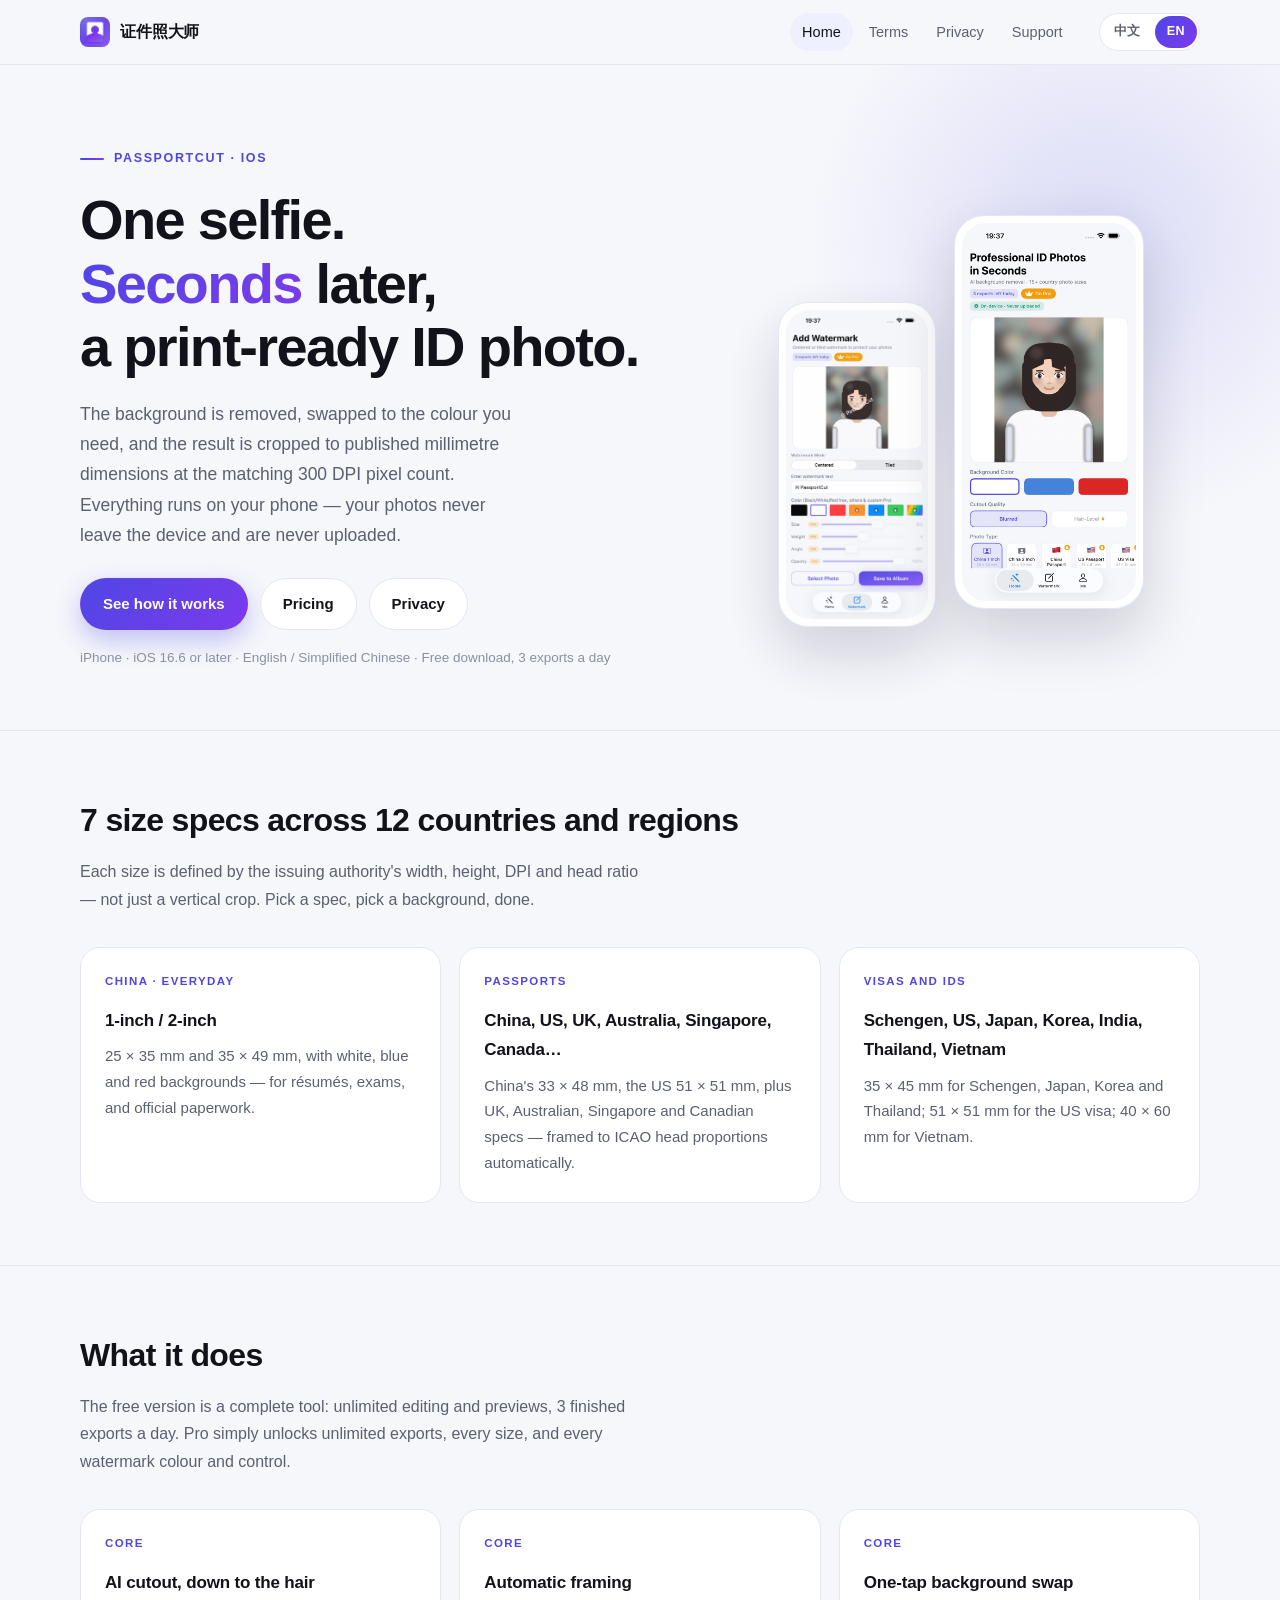
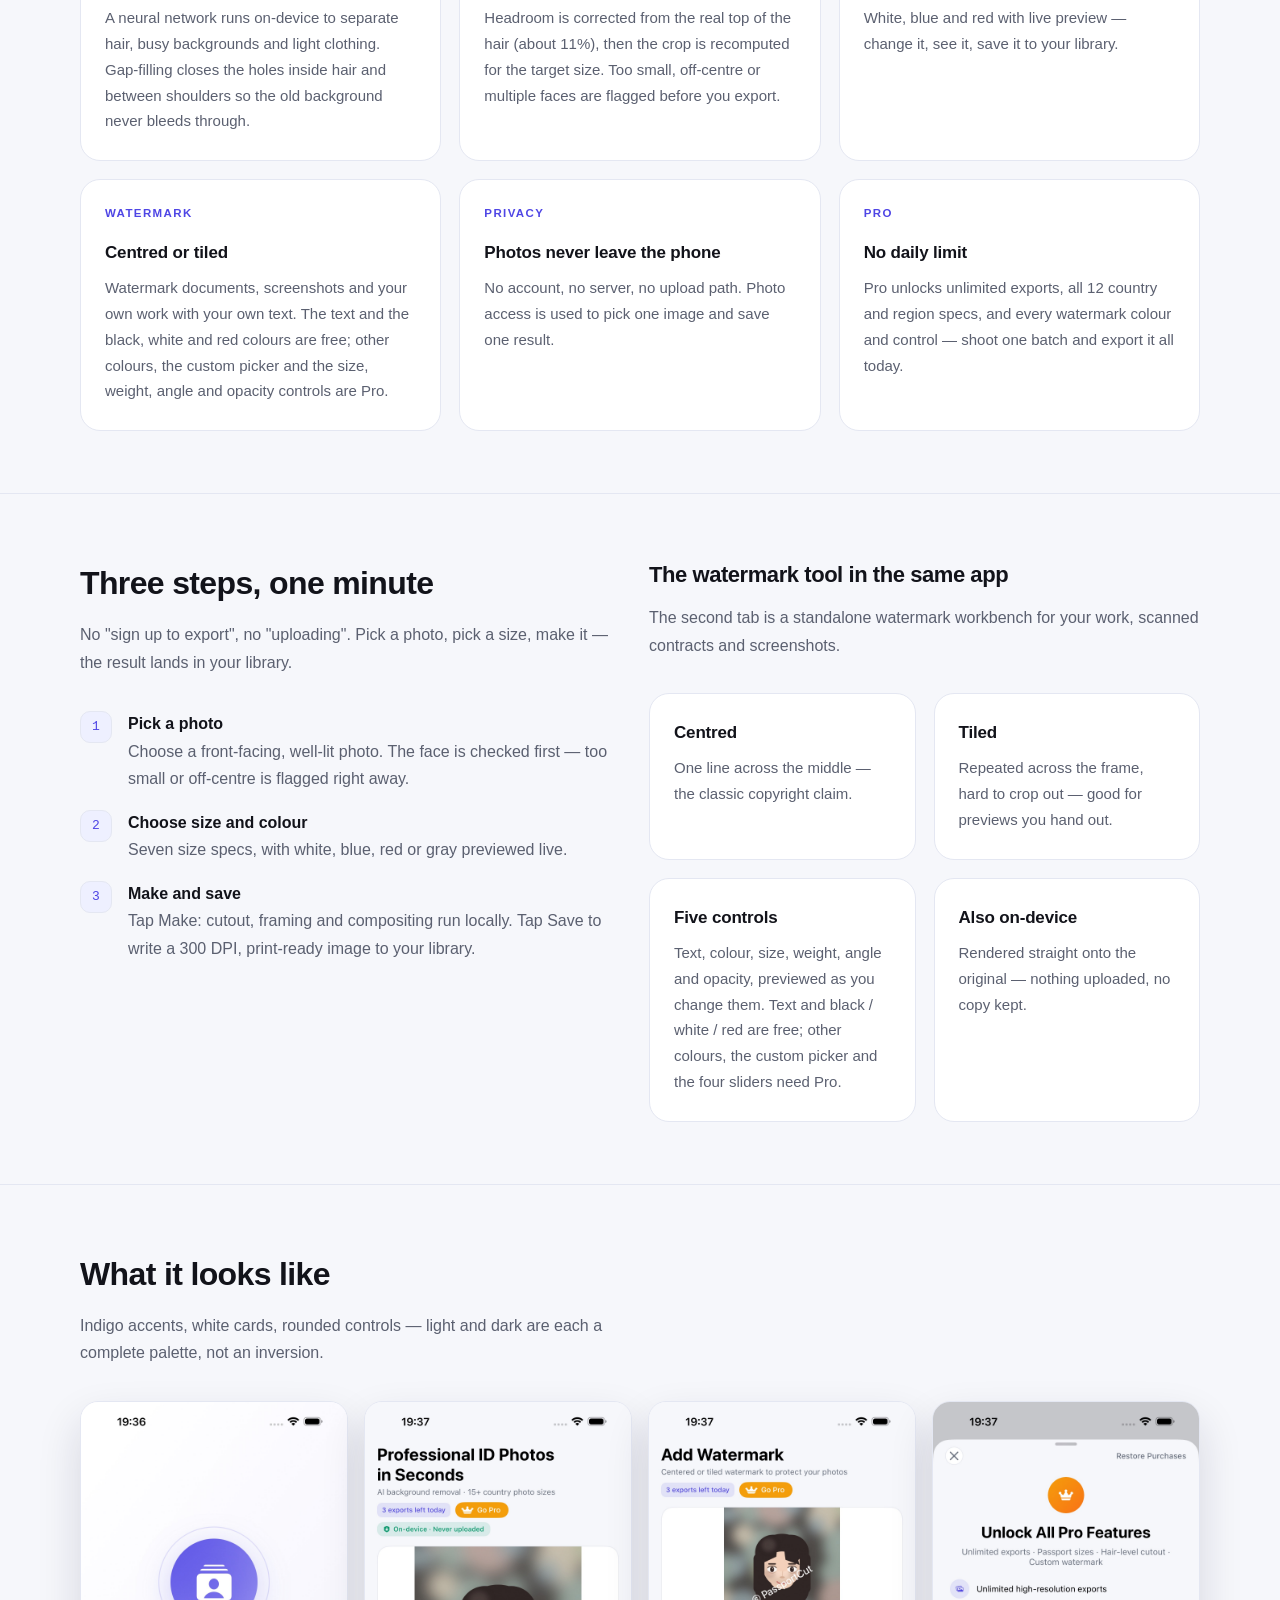
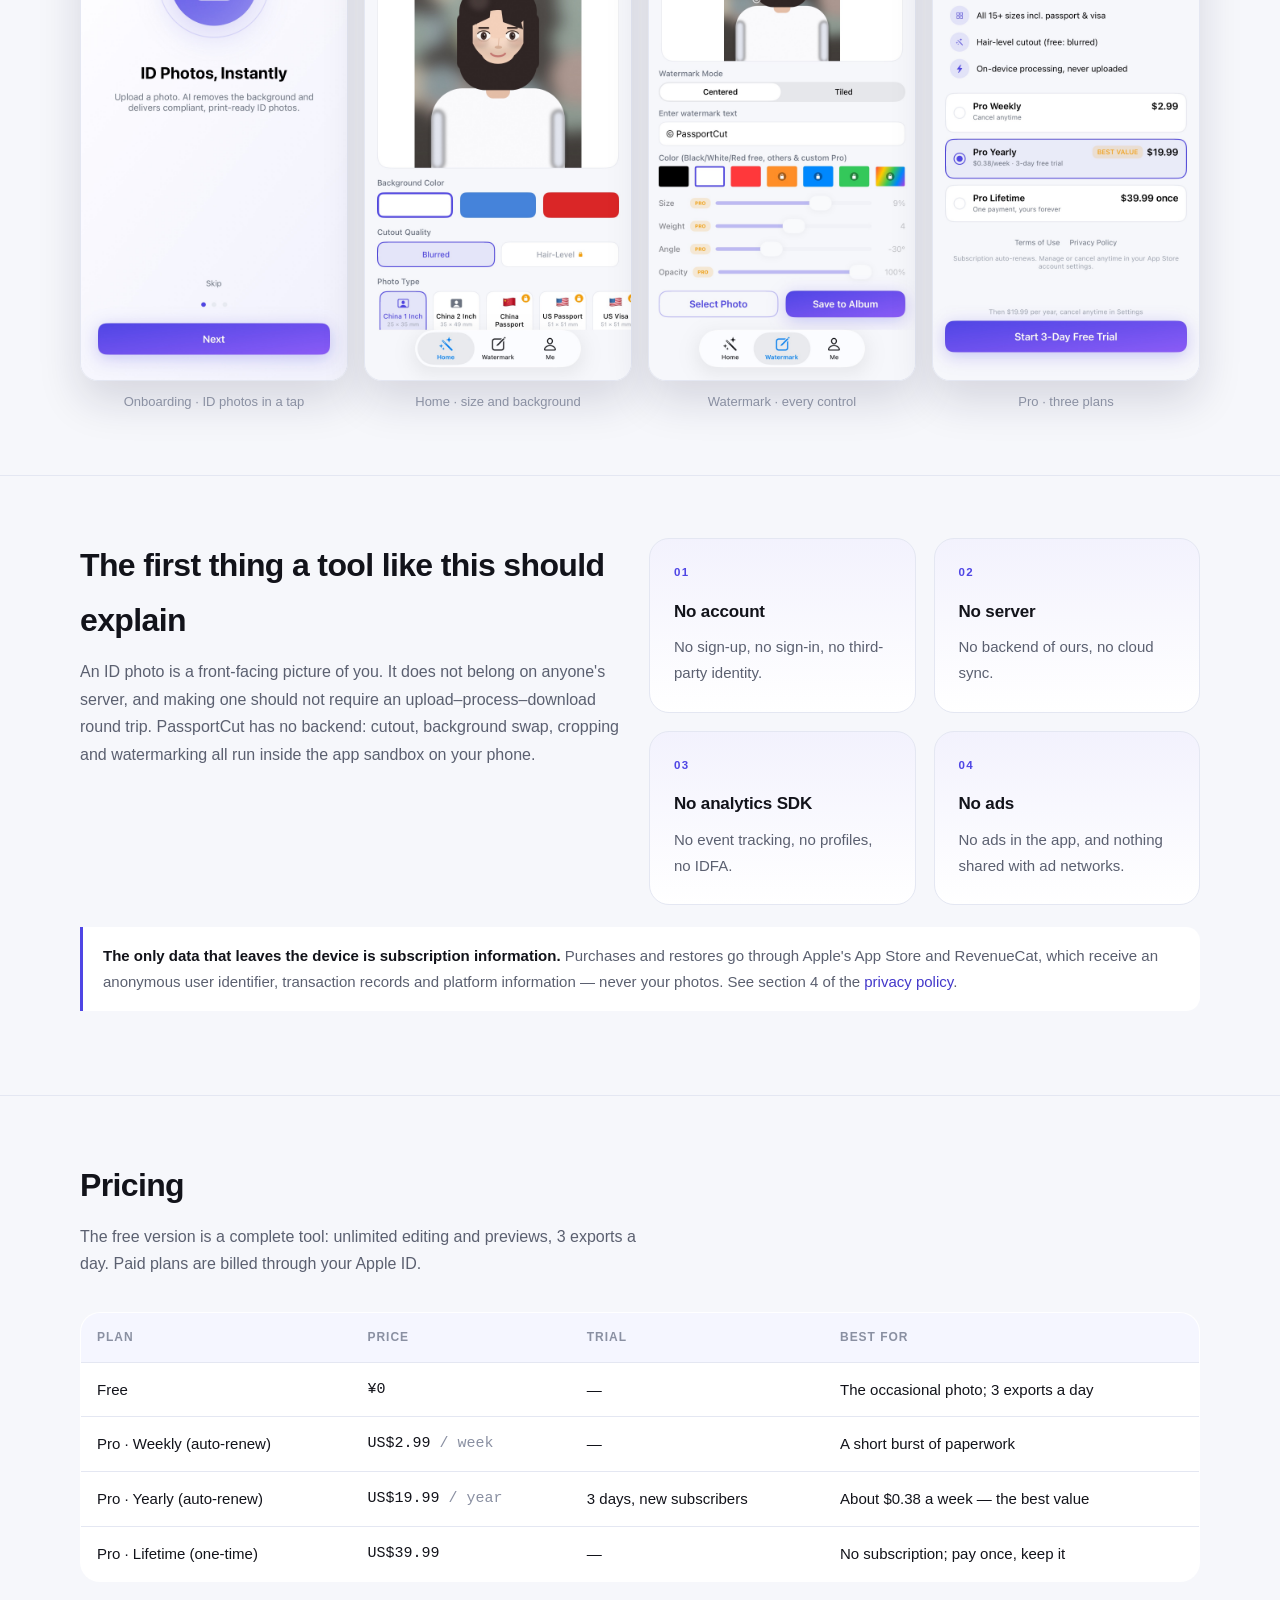
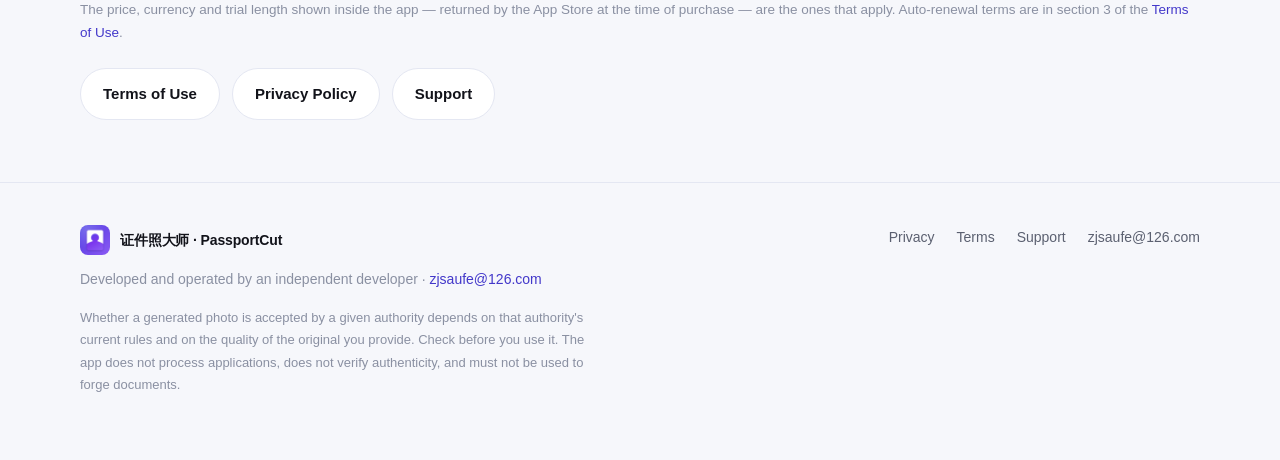
<file: photoweb/index.html>
<!DOCTYPE html>
<html lang="zh-Hans" data-lang="zh">
<head>
<meta charset="utf-8">
<meta name="viewport" content="width=device-width, initial-scale=1">
<title>证件照大师 · PassportCut — AI 证件照制作 / ID photos, made on your phone</title>
<meta name="description" content="证件照大师 PassportCut：上传一张自拍，本地抠图、换底色、裁切到常见证件照尺寸，几秒钟拿到可打印的高清图片。7 种尺寸规格，全程本地处理，照片不会上传。">
<meta property="og:title" content="证件照大师 · PassportCut — AI 证件照制作">
<meta property="og:description" content="On-device cutout, background swap and 7 ID photo size specs, processed entirely on your device.">
<meta property="og:type" content="website">
<meta name="theme-color" content="#F6F7FB">
<link rel="icon" href="assets/img/icon-64.png">
<link rel="stylesheet" href="assets/site.css">
</head>
<body>

<header class="site">
  <div class="wrap bar">
    <a class="brand" href="index.html"><img src="assets/img/icon-64.png" alt="证件照大师 icon"><span>证件照大师</span></a>
    <nav class="links" aria-label="Site">
      <a href="index.html"><span class="i18n-zh">首页</span><span class="i18n-en">Home</span></a>
      <a href="terms.html"><span class="i18n-zh">用户协议</span><span class="i18n-en">Terms</span></a>
      <a href="privacy.html"><span class="i18n-zh">隐私政策</span><span class="i18n-en">Privacy</span></a>
      <a href="support.html"><span class="i18n-zh">技术支持</span><span class="i18n-en">Support</span></a>
    </nav>
    <div class="lang" role="group" aria-label="Language / 语言">
      <button type="button" data-lang="zh">中文</button>
      <button type="button" data-lang="en">EN</button>
    </div>
  </div>
</header>

<main>

  <!-- ================= HERO ================= -->
  <section class="hero">
    <div class="wrap hero-grid">
      <div>
        <p class="eyebrow"><span class="i18n-zh">证件照 · iOS 工具</span><span class="i18n-en">PassportCut · iOS</span></p>

        <div class="i18n-zh">
          <h1>一张自拍，<br><em>几秒钟</em>拿到<br>能打印的证件照。</h1>
          <p class="lede">自动抠图、自动换底色、按公开的毫米尺寸裁切，输出 300 DPI 对应像素的高清成品。全部处理都在你的手机上完成——照片不会离开设备，不会上传到任何服务器。</p>
          <div class="cta">
            <a class="btn btn-primary" href="#how"><span>看看怎么用</span></a>
            <a class="btn btn-ghost" href="#pricing">价格</a>
            <a class="btn btn-ghost" href="privacy.html">隐私政策</a>
          </div>
          <p class="note">iPhone · iOS 16.6 及以上 · 简体中文 / English · 免费下载，每日可导出 3 张</p>
        </div>

        <div class="i18n-en">
          <h1>One selfie.<br><em>Seconds</em> later,<br>a print-ready ID photo.</h1>
          <p class="lede">The background is removed, swapped to the colour you need, and the result is cropped to published millimetre dimensions at the matching 300 DPI pixel count. Everything runs on your phone — your photos never leave the device and are never uploaded.</p>
          <div class="cta">
            <a class="btn btn-primary" href="#how">See how it works</a>
            <a class="btn btn-ghost" href="#pricing">Pricing</a>
            <a class="btn btn-ghost" href="privacy.html">Privacy</a>
          </div>
          <p class="note">iPhone · iOS 16.6 or later · English / Simplified Chinese · Free download, 3 exports a day</p>
        </div>
      </div>

      <div class="phones">
        <div class="phone side">
          <img src="assets/img/zh-Hans-05-watermark.jpg" alt="水印页 / Watermark screen"
               data-zh="assets/img/zh-Hans-05-watermark.jpg" data-en="assets/img/en-05-watermark.jpg">
        </div>
        <div class="phone">
          <img src="assets/img/zh-Hans-04-home.jpg" alt="证件照制作页 / ID photo screen"
               data-zh="assets/img/zh-Hans-04-home.jpg" data-en="assets/img/en-04-home.jpg">
        </div>
      </div>
    </div>
  </section>

  <!-- ================= 尺寸 ================= -->
  <section class="block" id="sizes">
    <div class="wrap">
      <h2 class="title"><span class="i18n-zh">7 种尺寸规格，覆盖 12 个国家和地区</span><span class="i18n-en">7 size specs across 12 countries and regions</span></h2>
      <p class="sub"><span class="i18n-zh">每个尺寸都按对应机构的官方要求定义宽高（mm）、DPI 与头部比例，不是简单裁成一张竖图。选好尺寸、换好底色，直接就绪。</span><span class="i18n-en">Each size is defined by the issuing authority's width, height, DPI and head ratio — not just a vertical crop. Pick a spec, pick a background, done.</span></p>

      <div class="grid-3">
        <div class="card">
          <p class="k"><span class="i18n-zh">中国 · 常用</span><span class="i18n-en">China · everyday</span></p>
          <h3><span class="i18n-zh">一寸 / 二寸</span><span class="i18n-en">1-inch / 2-inch</span></h3>
          <p><span class="i18n-zh">25 × 35 mm 与 35 × 49 mm，白、蓝、红底一键切换，覆盖简历、考试报名、社保与各类证件材料。</span><span class="i18n-en">25 × 35 mm and 35 × 49 mm, with white, blue and red backgrounds — for résumés, exams, and official paperwork.</span></p>
        </div>
        <div class="card">
          <p class="k"><span class="i18n-zh">护照</span><span class="i18n-en">Passports</span></p>
          <h3><span class="i18n-zh">中国 / 美国 / 英国 / 澳洲 / 新加坡 / 加拿大…</span><span class="i18n-en">China, US, UK, Australia, Singapore, Canada…</span></h3>
          <p><span class="i18n-zh">33 × 48 mm 的中国护照，51 × 51 mm 的美国护照，以及英、澳、新、加等国规格，都按 ICAO 头部比例自动校正构图。</span><span class="i18n-en">China's 33 × 48 mm, the US 51 × 51 mm, plus UK, Australian, Singapore and Canadian specs — framed to ICAO head proportions automatically.</span></p>
        </div>
        <div class="card">
          <p class="k"><span class="i18n-zh">签证与证件</span><span class="i18n-en">Visas and IDs</span></p>
          <h3><span class="i18n-zh">申根 / 美国 / 日本 / 韩国 / 印度 / 泰国 / 越南</span><span class="i18n-en">Schengen, US, Japan, Korea, India, Thailand, Vietnam</span></h3>
          <p><span class="i18n-zh">35 × 45 mm 的申根、日韩与泰国规格、51 × 51 mm 的美国签证、40 × 60 mm 的越南规格，出国材料一次备齐。</span><span class="i18n-en">35 × 45 mm for Schengen, Japan, Korea and Thailand; 51 × 51 mm for the US visa; 40 × 60 mm for Vietnam.</span></p>
        </div>
      </div>
    </div>
  </section>

  <!-- ================= 做什么 ================= -->
  <section class="block" id="features">
    <div class="wrap">
      <h2 class="title"><span class="i18n-zh">它做什么</span><span class="i18n-en">What it does</span></h2>
      <p class="sub"><span class="i18n-zh">免费版是一个完整可用的工具：编辑与预览不限次数，每天可导出 3 张成品。Pro 只是把「不限次数导出、全部尺寸、水印的全部颜色与参数调节」解锁。</span><span class="i18n-en">The free version is a complete tool: unlimited editing and previews, 3 finished exports a day. Pro simply unlocks unlimited exports, every size, and every watermark colour and control.</span></p>

      <div class="grid-3">
        <div class="card">
          <p class="k"><span class="i18n-zh">核心</span><span class="i18n-en">Core</span></p>
          <h3><span class="i18n-zh">AI 抠图，发丝级</span><span class="i18n-en">AI cutout, down to the hair</span></h3>
          <p><span class="i18n-zh">本地神经网络在设备上跑，复杂背景、碎发、浅色衣服都能干净分离；蒙版补洞会把发丝内部与肩颈之间的空洞补上，换底色时不透出原背景。</span><span class="i18n-en">A neural network runs on-device to separate hair, busy backgrounds and light clothing. Gap-filling closes the holes inside hair and between shoulders so the old background never bleeds through.</span></p>
        </div>
        <div class="card">
          <p class="k"><span class="i18n-zh">核心</span><span class="i18n-en">Core</span></p>
          <h3><span class="i18n-zh">自动构图校正</span><span class="i18n-en">Automatic framing</span></h3>
          <p><span class="i18n-zh">先用真实发顶校正头顶留白（约 11%），再按目标尺寸重算裁剪框。人脸太小、未居中、多张人脸都会在制作前给出提示。</span><span class="i18n-en">Headroom is corrected from the real top of the hair (about 11%), then the crop is recomputed for the target size. Too small, off-centre or multiple faces are flagged before you export.</span></p>
        </div>
        <div class="card">
          <p class="k"><span class="i18n-zh">核心</span><span class="i18n-en">Core</span></p>
          <h3><span class="i18n-zh">一键换底色</span><span class="i18n-en">One-tap background swap</span></h3>
          <p><span class="i18n-zh">白色、蓝色、红色实时预览，改完立刻看到成品，满意再保存到相册。</span><span class="i18n-en">White, blue and red with live preview — change it, see it, save it to your library.</span></p>
        </div>
        <div class="card">
          <p class="k"><span class="i18n-zh">水印</span><span class="i18n-en">Watermark</span></p>
          <h3><span class="i18n-zh">居中或铺满</span><span class="i18n-en">Centred or tiled</span></h3>
          <p><span class="i18n-zh">给文档、截图、作品照加水印：文字自定，保护你的版权。文字与黑 / 白 / 红三色免费；其余颜色、自定义取色，以及大小、粗细、角度、透明度调节为 Pro。</span><span class="i18n-en">Watermark documents, screenshots and your own work with your own text. The text and the black, white and red colours are free; other colours, the custom picker and the size, weight, angle and opacity controls are Pro.</span></p>
        </div>
        <div class="card">
          <p class="k"><span class="i18n-zh">隐私</span><span class="i18n-en">Privacy</span></p>
          <h3><span class="i18n-zh">照片不出手机</span><span class="i18n-en">Photos never leave the phone</span></h3>
          <p><span class="i18n-zh">没有账号、没有服务器、没有上传通道。相册权限只用于选一张照片、保存一张成品。</span><span class="i18n-en">No account, no server, no upload path. Photo access is used to pick one image and save one result.</span></p>
        </div>
        <div class="card">
          <p class="k"><span class="i18n-zh">Pro</span><span class="i18n-en">Pro</span></p>
          <h3><span class="i18n-zh">不限次数，不再等明天</span><span class="i18n-en">No daily limit</span></h3>
          <p><span class="i18n-zh">Pro 解锁不限次数导出、全部 12 个国家和地区的尺寸、水印的全部颜色与参数调节。一次拍好一整套材料，不用分几天导。</span><span class="i18n-en">Pro unlocks unlimited exports, all 12 country and region specs, and every watermark colour and control — shoot one batch and export it all today.</span></p>
        </div>
      </div>
    </div>
  </section>

  <!-- ================= 三步 ================= -->
  <section class="block" id="how">
    <div class="wrap">
      <div class="grid-2">
        <div>
          <h2 class="title"><span class="i18n-zh">三步，一分钟</span><span class="i18n-en">Three steps, one minute</span></h2>
          <p class="sub"><span class="i18n-zh">没有「导出前必须注册」这一步，也没有「正在上传」。选图、选尺寸、制作，结果直接进相册。</span><span class="i18n-en">No "sign up to export", no "uploading". Pick a photo, pick a size, make it — the result lands in your library.</span></p>
          <ol class="steps">
            <li><b><span class="i18n-zh">选照片</span><span class="i18n-en">Pick a photo</span></b><br><span class="i18n-zh">从相册选一张正面、光线充足的照片。系统会先检测人脸，太小或没居中会直接告诉你。</span><span class="i18n-en">Choose a front-facing, well-lit photo. The face is checked first — too small or off-centre is flagged right away.</span></li>
            <li><b><span class="i18n-zh">选尺寸与底色</span><span class="i18n-en">Choose size and colour</span></b><br><span class="i18n-zh">7 种尺寸规格任选，白 / 蓝 / 红 / 灰底色实时预览。</span><span class="i18n-en">Seven size specs, with white, blue, red or gray previewed live.</span></li>
            <li><b><span class="i18n-zh">制作并保存</span><span class="i18n-en">Make and save</span></b><br><span class="i18n-zh">点「制作」，本地完成抠图、校正与合成，点「保存照片」写入相册，300 DPI 可打印。</span><span class="i18n-en">Tap Make: cutout, framing and compositing run locally. Tap Save to write a 300 DPI, print-ready image to your library.</span></li>
          </ol>
        </div>
        <div>
          <h2 class="title" style="font-size:22px"><span class="i18n-zh">同一个 App 里的水印工具</span><span class="i18n-en">The watermark tool in the same app</span></h2>
          <p class="sub"><span class="i18n-zh">第二栏是独立的水印工作台，适合给作品、合同扫描件、截图打标。</span><span class="i18n-en">The second tab is a standalone watermark workbench for your work, scanned contracts and screenshots.</span></p>
          <div class="grid-2">
            <div class="card"><h3><span class="i18n-zh">居中水印</span><span class="i18n-en">Centred</span></h3><p><span class="i18n-zh">一行文字压在图中央，适合声明版权。</span><span class="i18n-en">One line across the middle — the classic copyright claim.</span></p></div>
            <div class="card"><h3><span class="i18n-zh">铺满水印</span><span class="i18n-en">Tiled</span></h3><p><span class="i18n-zh">整图重复平铺，难以裁掉，适合对外分发的预览图。</span><span class="i18n-en">Repeated across the frame, hard to crop out — good for previews you hand out.</span></p></div>
            <div class="card"><h3><span class="i18n-zh">五种参数</span><span class="i18n-en">Five controls</span></h3><p><span class="i18n-zh">文字、颜色、大小、粗细、角度、透明度，实时改实时看。文字与黑 / 白 / 红免费；其余颜色、自定义取色和四条滑杆需 Pro。</span><span class="i18n-en">Text, colour, size, weight, angle and opacity, previewed as you change them. Text and black / white / red are free; other colours, the custom picker and the four sliders need Pro.</span></p></div>
            <div class="card"><h3><span class="i18n-zh">同样本地处理</span><span class="i18n-en">Also on-device</span></h3><p><span class="i18n-zh">水印在原图上直接渲染，不上传、不留副本。</span><span class="i18n-en">Rendered straight onto the original — nothing uploaded, no copy kept.</span></p></div>
          </div>
        </div>
      </div>
    </div>
  </section>

  <!-- ================= 截图 ================= -->
  <section class="block" id="shots">
    <div class="wrap">
      <h2 class="title"><span class="i18n-zh">界面长这样</span><span class="i18n-en">What it looks like</span></h2>
      <p class="sub"><span class="i18n-zh">靛蓝主色、白色卡片、圆角控件；浅色与深色各自一套完整的配色，不是简单反色。</span><span class="i18n-en">Indigo accents, white cards, rounded controls — light and dark are each a complete palette, not an inversion.</span></p>
      <div class="shots" id="shots-grid"></div>
    </div>
  </section>

  <!-- ================= 隐私 ================= -->
  <section class="block" id="privacy-strip">
    <div class="wrap">
      <div class="grid-2">
        <div>
          <h2 class="title"><span class="i18n-zh">这类工具最该先说清楚的事</span><span class="i18n-en">The first thing a tool like this should explain</span></h2>
          <p class="sub"><span class="i18n-zh">证件照是你的正面照。它不该躺在任何人的服务器上，也不该成为一个「上传—处理—下载」的流程。所以证件照大师没有后端：抠图模型、换底色、裁剪、水印全部在你手机的 App 沙盒里跑完。</span><span class="i18n-en">An ID photo is a front-facing picture of you. It does not belong on anyone's server, and making one should not require an upload–process–download round trip. PassportCut has no backend: cutout, background swap, cropping and watermarking all run inside the app sandbox on your phone.</span></p>
        </div>
        <div class="grid-2">
          <div class="card accent"><p class="k">01</p><h3><span class="i18n-zh">无账号</span><span class="i18n-en">No account</span></h3><p><span class="i18n-zh">没有注册、没有登录、没有第三方账号体系。</span><span class="i18n-en">No sign-up, no sign-in, no third-party identity.</span></p></div>
          <div class="card accent"><p class="k">02</p><h3><span class="i18n-zh">无服务器</span><span class="i18n-en">No server</span></h3><p><span class="i18n-zh">没有自建后端，也没有云端同步。</span><span class="i18n-en">No backend of ours, no cloud sync.</span></p></div>
          <div class="card accent"><p class="k">03</p><h3><span class="i18n-zh">无分析 SDK</span><span class="i18n-en">No analytics SDK</span></h3><p><span class="i18n-zh">不埋点、不建用户画像、不采集 IDFA。</span><span class="i18n-en">No event tracking, no profiles, no IDFA.</span></p></div>
          <div class="card accent"><p class="k">04</p><h3><span class="i18n-zh">无广告</span><span class="i18n-en">No ads</span></h3><p><span class="i18n-zh">App 内没有广告，也不向广告平台共享数据。</span><span class="i18n-en">No ads in the app, and nothing shared with ad networks.</span></p></div>
        </div>
      </div>
      <div class="callout">
        <span class="i18n-zh"><b>唯一离开设备的数据是订阅信息。</b>购买与恢复购买通过 Apple 的 App Store 与 RevenueCat 完成，它们只拿到匿名用户标识、交易记录与平台信息，看不到你的照片。完整说明见<a href="privacy.html">隐私政策</a>第 4 条。</span>
        <span class="i18n-en"><b>The only data that leaves the device is subscription information.</b> Purchases and restores go through Apple's App Store and RevenueCat, which receive an anonymous user identifier, transaction records and platform information — never your photos. See section 4 of the <a href="privacy.html">privacy policy</a>.</span>
      </div>
    </div>
  </section>

  <!-- ================= 价格 ================= -->
  <section class="block" id="pricing">
    <div class="wrap">
      <h2 class="title"><span class="i18n-zh">价格</span><span class="i18n-en">Pricing</span></h2>
      <p class="sub"><span class="i18n-zh">免费版包含完整的基础功能：编辑与预览不限次数，每天可导出 3 张成品。付费方案通过你的 Apple ID 扣款。</span><span class="i18n-en">The free version is a complete tool: unlimited editing and previews, 3 exports a day. Paid plans are billed through your Apple ID.</span></p>
      <table class="price">
        <thead>
          <tr>
            <th><span class="i18n-zh">方案</span><span class="i18n-en">Plan</span></th>
            <th><span class="i18n-zh">价格</span><span class="i18n-en">Price</span></th>
            <th><span class="i18n-zh">试用</span><span class="i18n-en">Trial</span></th>
            <th><span class="i18n-zh">适合</span><span class="i18n-en">Best for</span></th>
          </tr>
        </thead>
        <tbody>
          <tr>
            <td><span class="i18n-zh">免费版</span><span class="i18n-en">Free</span></td>
            <td class="num">¥0</td>
            <td><span class="i18n-zh">—</span><span class="i18n-en">—</span></td>
            <td><span class="i18n-zh">偶尔做一张，每天 3 次导出够用</span><span class="i18n-en">The occasional photo; 3 exports a day</span></td>
          </tr>
          <tr>
            <td><span class="i18n-zh">Pro · 每周（自动续订）</span><span class="i18n-en">Pro · Weekly (auto-renew)</span></td>
            <td class="num"><span class="i18n-zh">¥8</span><span class="i18n-en">US$2.99</span><span style="color:var(--ink-3)"> / <span class="i18n-zh">周</span><span class="i18n-en">week</span></span></td>
            <td><span class="i18n-zh">—</span><span class="i18n-en">—</span></td>
            <td><span class="i18n-zh">短期集中做材料</span><span class="i18n-en">A short burst of paperwork</span></td>
          </tr>
          <tr>
            <td><span class="i18n-zh">Pro · 每年（自动续订）</span><span class="i18n-en">Pro · Yearly (auto-renew)</span></td>
            <td class="num"><span class="i18n-zh">¥148</span><span class="i18n-en">US$19.99</span><span style="color:var(--ink-3)"> / <span class="i18n-zh">年</span><span class="i18n-en">year</span></span></td>
            <td><span class="i18n-zh">3 天，新订阅者</span><span class="i18n-en">3 days, new subscribers</span></td>
            <td><span class="i18n-zh">折合约 ¥2.83/周，最划算</span><span class="i18n-en">About $0.38 a week — the best value</span></td>
          </tr>
          <tr>
            <td><span class="i18n-zh">Pro · 终身（一次性买断）</span><span class="i18n-en">Pro · Lifetime (one-time)</span></td>
            <td class="num"><span class="i18n-zh">¥268</span><span class="i18n-en">US$39.99</span></td>
            <td><span class="i18n-zh">—</span><span class="i18n-en">—</span></td>
            <td><span class="i18n-zh">不想订阅，一次付费永久用</span><span class="i18n-en">No subscription; pay once, keep it</span></td>
          </tr>
        </tbody>
      </table>
      <p class="note"><span class="i18n-zh">实际价格、币种与试用时长以 App 内付费墙显示的、由 App Store 返回的本地化价格为准。自动续订规则见<a href="terms.html">用户协议</a>第 3 条。</span><span class="i18n-en">The price, currency and trial length shown inside the app — returned by the App Store at the time of purchase — are the ones that apply. Auto-renewal terms are in section 3 of the <a href="terms.html">Terms of Use</a>.</span></p>
      <div class="cta" style="margin-top:24px">
        <a class="btn btn-ghost" href="terms.html"><span class="i18n-zh">用户协议</span><span class="i18n-en">Terms of Use</span></a>
        <a class="btn btn-ghost" href="privacy.html"><span class="i18n-zh">隐私政策</span><span class="i18n-en">Privacy Policy</span></a>
        <a class="btn btn-ghost" href="support.html"><span class="i18n-zh">技术支持</span><span class="i18n-en">Support</span></a>
      </div>
    </div>
  </section>

</main>

<footer class="site">
  <div class="wrap foot-grid">
    <div>
      <a class="brand" href="index.html"><img src="assets/img/icon-64.png" alt=""><span>证件照大师 · PassportCut</span></a>
      <p style="margin:12px 0 0"><span class="i18n-zh">由独立开发者开发运营 · 联系 <a href="mailto:zjsaufe@126.com">zjsaufe@126.com</a></span><span class="i18n-en">Developed and operated by an independent developer · <a href="mailto:zjsaufe@126.com">zjsaufe@126.com</a></span></p>
      <p class="foot-note"><span class="i18n-zh">本 App 生成的证件照是否符合特定机构要求，取决于该机构的最新规定与你提供的原始照片质量。请在正式使用前自行核对。App 不提供证件代办、不验证照片真伪，也不得用于制作伪造证件。</span><span class="i18n-en">Whether a generated photo is accepted by a given authority depends on that authority's current rules and on the quality of the original you provide. Check before you use it. The app does not process applications, does not verify authenticity, and must not be used to forge documents.</span></p>
    </div>
    <div class="foot-links">
      <a href="privacy.html"><span class="i18n-zh">隐私政策</span><span class="i18n-en">Privacy</span></a>
      <a href="terms.html"><span class="i18n-zh">用户协议</span><span class="i18n-en">Terms</span></a>
      <a href="support.html"><span class="i18n-zh">技术支持</span><span class="i18n-en">Support</span></a>
      <a href="mailto:zjsaufe@126.com">zjsaufe@126.com</a>
    </div>
  </div>
</footer>

<script src="assets/site.js"></script>
<script>
(function () {
  var shots = [
    ['01-onboarding-1', '引导 · 证件照一键搞定', 'Onboarding · ID photos in a tap'],
    ['04-home', '首页 · 选尺寸、换底色', 'Home · size and background'],
    ['05-watermark', '水印 · 参数全部可调', 'Watermark · every control'],
    ['07-paywall', 'Pro · 三档方案', 'Pro · three plans']
  ];
  var grid = document.getElementById('shots-grid');
  shots.forEach(function (s) {
    var fig = document.createElement('figure');
    var img = document.createElement('img');
    img.alt = s[1] + ' / ' + s[2];
    img.loading = 'lazy';
    img.dataset.zh = 'assets/img/zh-Hans-' + s[0] + '.jpg';
    img.dataset.en = 'assets/img/en-' + s[0] + '.jpg';
    var cap = document.createElement('figcaption');
    cap.innerHTML = '<span class="i18n-zh">' + s[1] + '</span><span class="i18n-en">' + s[2] + '</span>';
    fig.appendChild(img); fig.appendChild(cap);
    grid.appendChild(fig);
  });

  function syncLangImages() {
    var lang = document.documentElement.getAttribute('data-lang') === 'en' ? 'en' : 'zh';
    var all = document.querySelectorAll('img[data-zh][data-en]');
    for (var i = 0; i < all.length; i++) {
      all[i].src = all[i].dataset[lang];
    }
  }
  syncLangImages();
  new MutationObserver(syncLangImages).observe(document.documentElement, { attributes: true, attributeFilter: ['data-lang'] });
})();
</script>
</body>
</html>
</file>
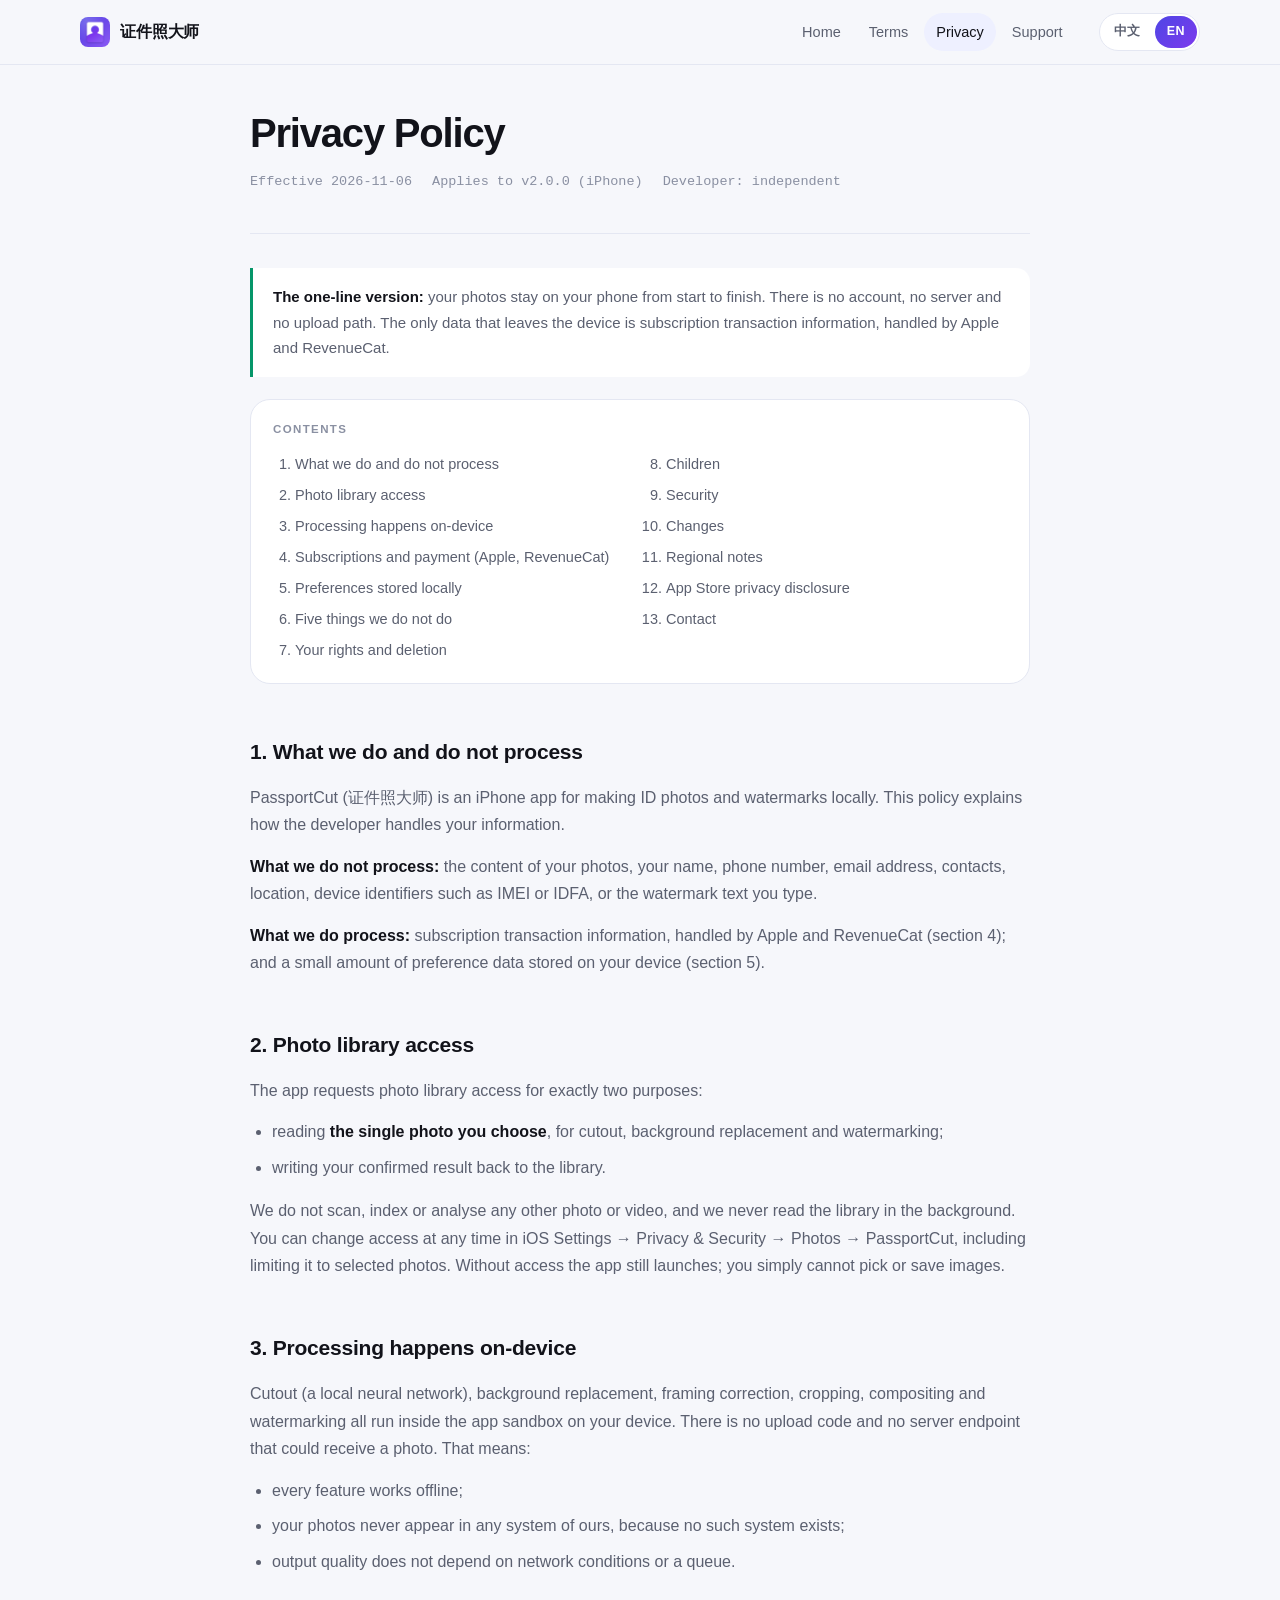
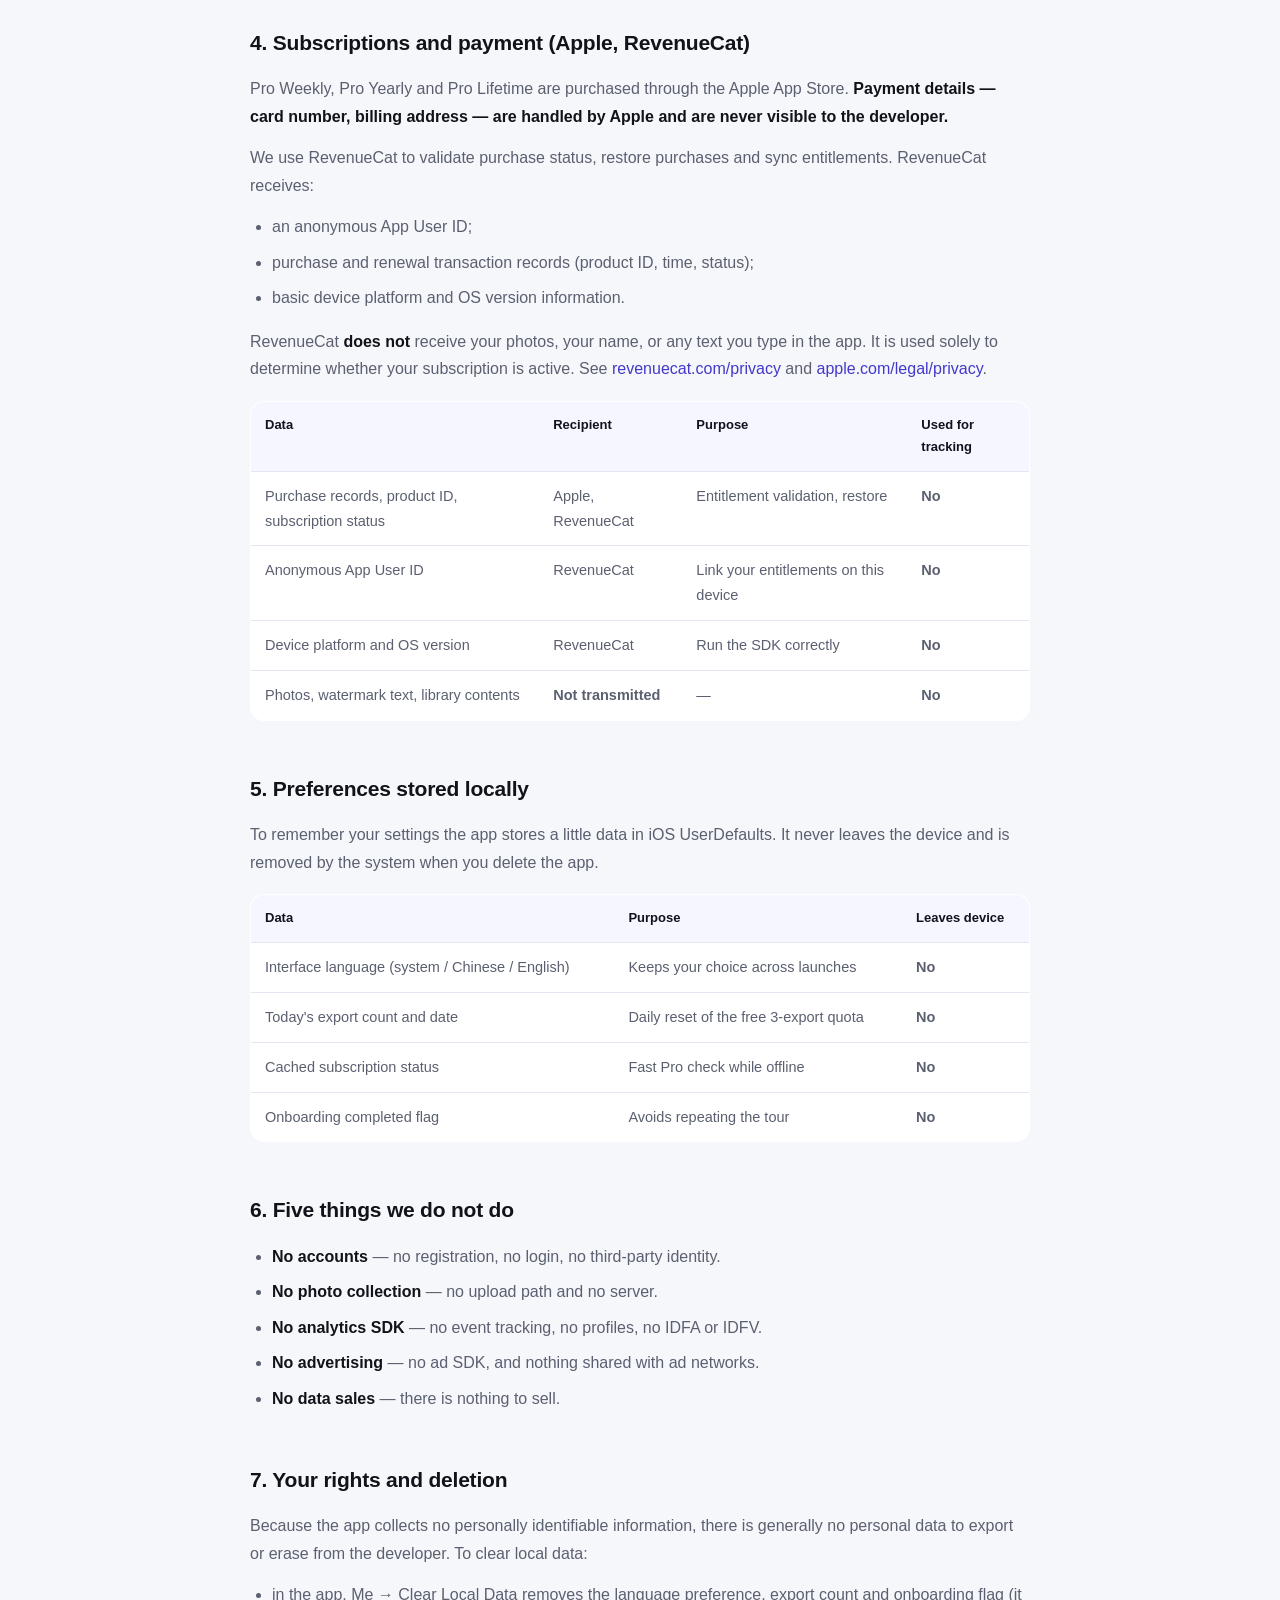
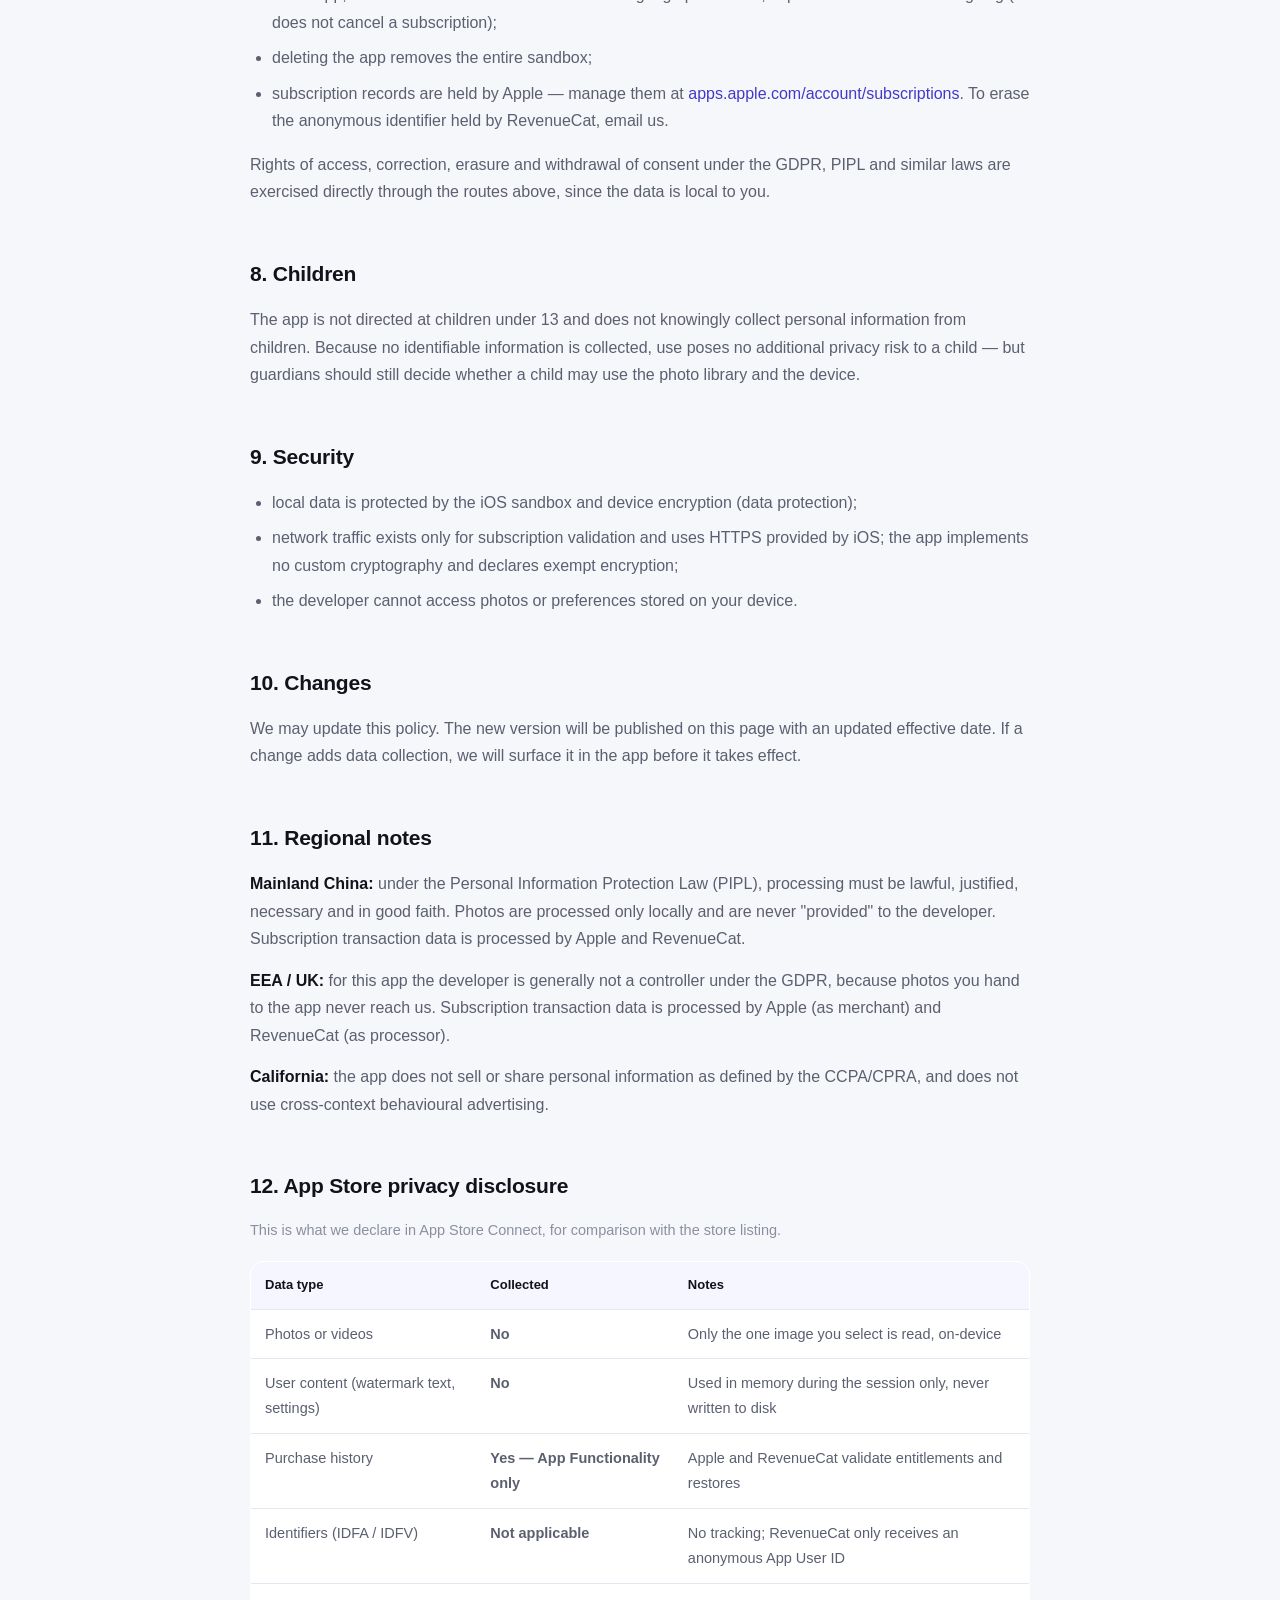
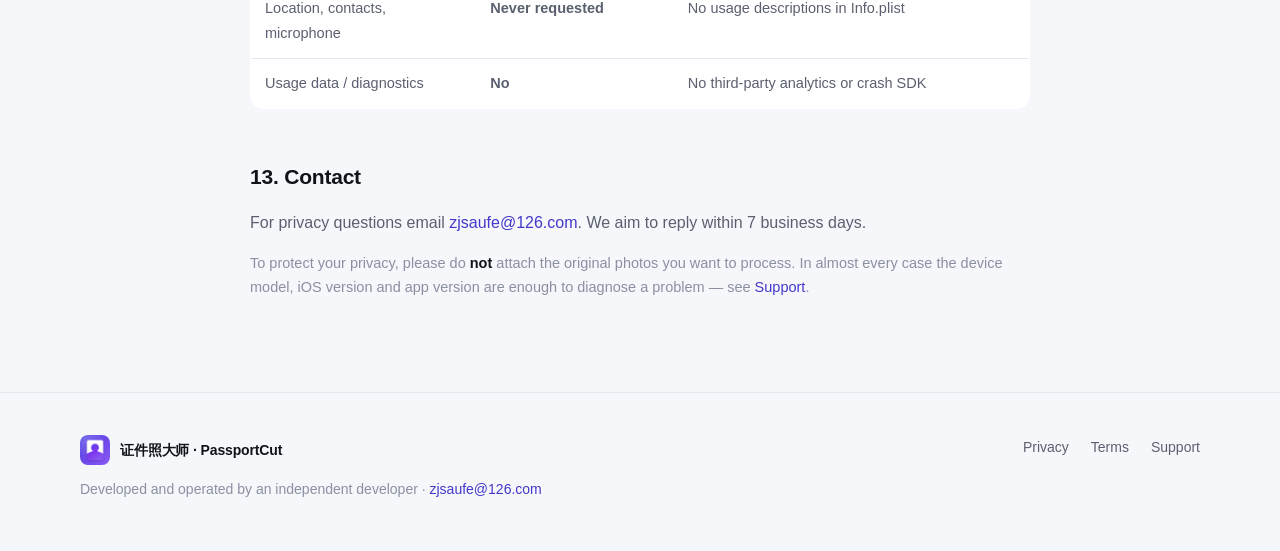
<file: photoweb/privacy.html>
<!DOCTYPE html>
<html lang="zh-Hans" data-lang="zh">
<head>
<meta charset="utf-8">
<meta name="viewport" content="width=device-width, initial-scale=1">
<title>隐私政策 · Privacy Policy — 证件照大师 / PassportCut</title>
<meta name="description" content="证件照大师 PassportCut 隐私政策：全部图像处理在设备本地完成，不收集照片、不要求账号；仅订阅交易由 Apple 与 RevenueCat 处理。">
<meta name="theme-color" content="#F6F7FB">
<link rel="icon" href="assets/img/icon-64.png">
<link rel="stylesheet" href="assets/site.css">
</head>
<body>

<header class="site">
  <div class="wrap bar">
    <a class="brand" href="index.html"><img src="assets/img/icon-64.png" alt="证件照大师 icon"><span>证件照大师</span></a>
    <nav class="links" aria-label="Site">
      <a href="index.html"><span class="i18n-zh">首页</span><span class="i18n-en">Home</span></a>
      <a href="terms.html"><span class="i18n-zh">用户协议</span><span class="i18n-en">Terms</span></a>
      <a href="privacy.html"><span class="i18n-zh">隐私政策</span><span class="i18n-en">Privacy</span></a>
      <a href="support.html"><span class="i18n-zh">技术支持</span><span class="i18n-en">Support</span></a>
    </nav>
    <div class="lang" role="group" aria-label="Language / 语言">
      <button type="button" data-lang="zh">中文</button>
      <button type="button" data-lang="en">EN</button>
    </div>
  </div>
</header>

<main class="legal">
  <div class="narrow">

    <!-- ================= 中文 ================= -->
    <div class="i18n-zh">
      <div class="legal-head">
        <h1>隐私政策</h1>
        <p class="meta"><span>生效日期 2026-11-06</span><span>适用版本 2.0.0（iPhone）</span><span>开发者 独立开发者</span></p>
      </div>

      <div class="callout sage">
        <b>一句话版本：</b>你的照片从头到尾只待在你的手机上。本 App 没有账号、没有服务器、也没有任何照片上传通道；唯一离开设备的数据是订阅交易信息，由 Apple 与 RevenueCat 处理。
      </div>

      <div class="toc">
        <p class="k">目录</p>
        <ol>
          <li><a href="#s1">我们处理什么、不处理什么</a></li>
          <li><a href="#s2">相册权限</a></li>
          <li><a href="#s3">图像处理全在本地</a></li>
          <li><a href="#s4">订阅与支付（第三方：Apple、RevenueCat）</a></li>
          <li><a href="#s5">保存在设备本地的偏好数据</a></li>
          <li><a href="#s6">我们不做的五件事</a></li>
          <li><a href="#s7">你的权利与数据删除</a></li>
          <li><a href="#s8">儿童隐私</a></li>
          <li><a href="#s9">安全</a></li>
          <li><a href="#s10">政策变更</a></li>
          <li><a href="#s11">不同法域的补充说明</a></li>
          <li><a href="#s12">App Store「App 隐私」申报口径</a></li>
          <li><a href="#s13">联系我们</a></li>
        </ol>
      </div>

      <div class="doc">
        <h2 id="s1">1. 我们处理什么、不处理什么</h2>
        <p>证件照大师（英文名 PassportCut，以下称「本 App」）是一款在 iPhone 本地制作证件照与水印的工具。本政策说明开发者如何处理你的信息。</p>
        <p><strong>我们不处理的：</strong>你的照片内容、你的姓名、电话号码、邮箱地址、通讯录、位置、IMEI / IDFA 等设备标识符、你在 App 内输入的水印文字。</p>
        <p><strong>我们处理的：</strong>订阅相关的交易信息，由 Apple 与 RevenueCat 处理（见第 4 条）；以及保存在你设备本地的少量偏好设置（见第 5 条）。</p>

        <h2 id="s2">2. 相册权限</h2>
        <p>本 App 申请相册访问权限，仅用于两个目的：</p>
        <ul>
          <li>读取你主动选中的<strong>那一张</strong>照片，用于抠图、换底色与加水印；</li>
          <li>把你确认后的成品照片写入相册。</li>
        </ul>
        <p>我们不扫描、不索引、不分析相册中的其他照片或视频，也不在后台读取相册。你可以随时在 iOS「设置 → 隐私与安全性 → 照片 → 证件照大师」中把权限改为「仅选中的照片」或全部关闭；关闭后 App 仍可正常启动，只是无法选图与保存。</p>

        <h2 id="s3">3. 图像处理全在本地</h2>
        <p>抠图（本地神经网络）、背景替换、构图校正、裁剪、合成与加水印全部在你设备的 App 沙盒内完成。App 内不存在任何网络上传代码，也没有用于接收照片的服务端接口。这意味着：</p>
        <ul>
          <li>即使设备离线，全部功能依然可用；</li>
          <li>你的照片不会出现在开发者的任何系统里，因为我们没有这样的系统；</li>
          <li>你的成品画质不因网络状况或服务器排队而下降。</li>
        </ul>

        <h2 id="s4">4. 订阅与支付（第三方：Apple、RevenueCat）</h2>
        <p>Pro 周订阅、年订阅与终身买断通过 Apple App Store 完成，<strong>支付信息（卡号、账单地址等）由 Apple 处理，开发者无法获得</strong>。</p>
        <p>我们使用 RevenueCat 校验购买状态、恢复购买并同步权益。RevenueCat 会接收：</p>
        <ul>
          <li>一个匿名的应用用户标识（App User ID）；</li>
          <li>购买与续订的交易记录（产品 ID、时间、状态）；</li>
          <li>设备平台与操作系统版本等基础信息。</li>
        </ul>
        <p>RevenueCat <strong>不会</strong>收到你的照片、姓名或你在 App 内输入的任何文字。它仅用于判断你的订阅是否有效。RevenueCat 的隐私政策见 <a href="https://www.revenuecat.com/privacy" target="_blank" rel="noopener">revenuecat.com/privacy</a>；Apple 的隐私政策见 <a href="https://www.apple.com/legal/privacy/" target="_blank" rel="noopener">apple.com/legal/privacy</a>。</p>

        <table class="data">
          <thead><tr><th>数据</th><th>接收方</th><th>用途</th><th>是否用于追踪</th></tr></thead>
          <tbody>
            <tr><td>购买记录、产品 ID、订阅状态</td><td>Apple、RevenueCat</td><td>校验权益、恢复购买</td><td class="tag-no">否</td></tr>
            <tr><td>匿名 App User ID</td><td>RevenueCat</td><td>关联你在这台设备上的权益</td><td class="tag-no">否</td></tr>
            <tr><td>设备平台与系统版本</td><td>RevenueCat</td><td>保证 SDK 正常运行</td><td class="tag-no">否</td></tr>
            <tr><td>照片、水印文字、相册内容</td><td class="tag-no">不传输</td><td>—</td><td class="tag-no">否</td></tr>
          </tbody>
        </table>

        <h2 id="s5">5. 保存在设备本地的偏好数据</h2>
        <p>为了记住你的设置，App 在本地（iOS UserDefaults）保存少量偏好。这些数据不离开设备，卸载 App 即被系统清除。</p>
        <table class="data">
          <thead><tr><th>数据</th><th>用途</th><th>是否离开设备</th></tr></thead>
          <tbody>
            <tr><td>界面语言（跟随系统 / 简体中文 / English）</td><td>下次启动保持你的选择</td><td class="tag-no">否</td></tr>
            <tr><td>今日已导出次数与日期</td><td>免费版每日 3 次额度的跨天重置</td><td class="tag-no">否</td></tr>
            <tr><td>订阅状态缓存</td><td>离线时快速判断是否 Pro</td><td class="tag-no">否</td></tr>
            <tr><td>是否已完成首启引导</td><td>避免重复展示引导页</td><td class="tag-no">否</td></tr>
          </tbody>
        </table>

        <h2 id="s6">6. 我们不做的五件事</h2>
        <ul>
          <li><strong>不建账号</strong>：没有注册、登录、第三方账号体系。</li>
          <li><strong>不收集照片</strong>：没有上传通道，也没有服务端。</li>
          <li><strong>不接入分析 SDK</strong>：不埋点、不建用户画像、不采集 IDFA / IDFV。</li>
          <li><strong>不投放广告</strong>：没有广告 SDK，也不向广告平台共享任何数据。</li>
          <li><strong>不出售数据</strong>：我们没有可出售的数据。</li>
        </ul>

        <h2 id="s7">7. 你的权利与数据删除</h2>
        <p>由于本 App 不收集可识别你个人身份的信息，通常不存在需要向开发者申请导出或删除的个人数据。若你想清除本地数据：</p>
        <ul>
          <li>App 内「我的 → 清除本地数据」，会清空语言偏好、导出计数与首启引导标记（不会取消你的订阅）；</li>
          <li>卸载 App，iOS 会删除整个沙盒；</li>
          <li>订阅相关记录由 Apple 保管，需在 <a href="https://apps.apple.com/account/subscriptions" target="_blank" rel="noopener">apps.apple.com/account/subscriptions</a> 管理；如需删除 RevenueCat 侧的匿名标识，请邮件联系我们。</li>
        </ul>
        <p>依据《个人信息保护法》《通用数据保护条例》（GDPR）等适用法律，你享有的查阅、更正、删除、撤回同意等权利，在本地数据处理的情形下由你直接通过上述方式行使。</p>

        <h2 id="s8">8. 儿童隐私</h2>
        <p>本 App 不面向 13 岁以下儿童设计，也不会主动收集儿童的个人信息。由于 App 不收集任何可识别身份的信息，其使用对儿童不构成额外的隐私风险；但监护人仍应自行判断是否允许儿童使用相册与 iOS 设备。</p>

        <h2 id="s9">9. 安全</h2>
        <ul>
          <li>本地数据受 iOS 沙盒与设备加密（数据保护）保护；</li>
          <li>网络传输仅用于订阅校验，走 iOS 系统提供的 HTTPS；App 未使用自定义加密算法，加密出口合规声明为免检；</li>
          <li>开发者无法访问你设备上的照片或偏好数据。</li>
        </ul>

        <h2 id="s10">10. 政策变更</h2>
        <p>我们可能更新本政策。更新后的版本会发布在本页并修改顶部的生效日期。若变更涉及新增数据收集，我们会在 App 内以显著方式提示后再生效。</p>

        <h2 id="s11">11. 不同法域的补充说明</h2>
        <p><strong>中国大陆：</strong>依据《个人信息保护法》，处理个人信息应遵循合法、正当、必要与诚信原则。本 App 仅在本地处理你的照片，不构成向开发者「提供」个人信息。订阅交易信息的处理者分别为 Apple 与 RevenueCat。</p>
        <p><strong>欧洲经济区 / 英国：</strong>就本 App 而言，开发者通常不是 GDPR 意义上的「控制者」，因为你提交给 App 的照片从未到达我们这里。订阅交易信息由 Apple（作为商户）与 RevenueCat（作为处理者）处理。</p>
        <p><strong>加利福尼亚州：</strong>本 App 不出售、不共享你的个人信息（CCPA/CPRA 定义），也不使用跨情境行为广告。</p>

        <h2 id="s12">12. App Store「App 隐私」申报口径</h2>
        <p class="muted">下表说明我们在 App Store Connect 中按什么口径申报，方便你在商店页对照。</p>
        <table class="data">
          <thead><tr><th>数据类型</th><th>是否收集</th><th>说明</th></tr></thead>
          <tbody>
            <tr><td>照片或视频</td><td class="tag-no">否</td><td>只在本机读取你选中的一张照片</td></tr>
            <tr><td>用户内容（水印文字、参数）</td><td class="tag-no">否</td><td>仅当次运行中处理，不落盘</td></tr>
            <tr><td>购买记录</td><td class="tag-yes">是，仅用于 App 功能</td><td>Apple 与 RevenueCat 校验权益与恢复购买</td></tr>
            <tr><td>标识符（IDFA / IDFV）</td><td class="tag-no">不适用</td><td>不做追踪；RevenueCat 仅接收匿名 App User ID</td></tr>
            <tr><td>位置、通讯录、麦克风</td><td class="tag-no">完全不请求</td><td>Info.plist 中没有对应权限声明</td></tr>
            <tr><td>使用数据 / 诊断</td><td class="tag-no">否</td><td>没有接入第三方统计或崩溃 SDK</td></tr>
          </tbody>
        </table>

        <h2 id="s13">13. 联系我们</h2>
        <p>隐私相关问题请邮件至 <a href="mailto:zjsaufe@126.com">zjsaufe@126.com</a>，我们会在 7 个工作日内回复。</p>
        <p class="muted">为保护你的隐私，请<strong>不要</strong>在邮件中附上你要处理的原始照片。绝大多数问题只需要机型、iOS 版本与 App 版本号就能定位，参见<a href="support.html">技术支持</a>。</p>
      </div>
    </div>

    <!-- ================= English ================= -->
    <div class="i18n-en">
      <div class="legal-head">
        <h1>Privacy Policy</h1>
        <p class="meta"><span>Effective 2026-11-06</span><span>Applies to v2.0.0 (iPhone)</span><span>Developer: independent</span></p>
      </div>

      <div class="callout sage">
        <b>The one-line version:</b> your photos stay on your phone from start to finish. There is no account, no server and no upload path. The only data that leaves the device is subscription transaction information, handled by Apple and RevenueCat.
      </div>

      <div class="toc">
        <p class="k">Contents</p>
        <ol>
          <li><a href="#s1e">What we do and do not process</a></li>
          <li><a href="#s2e">Photo library access</a></li>
          <li><a href="#s3e">Processing happens on-device</a></li>
          <li><a href="#s4e">Subscriptions and payment (Apple, RevenueCat)</a></li>
          <li><a href="#s5e">Preferences stored locally</a></li>
          <li><a href="#s6e">Five things we do not do</a></li>
          <li><a href="#s7e">Your rights and deletion</a></li>
          <li><a href="#s8e">Children</a></li>
          <li><a href="#s9e">Security</a></li>
          <li><a href="#s10e">Changes</a></li>
          <li><a href="#s11e">Regional notes</a></li>
          <li><a href="#s12e">App Store privacy disclosure</a></li>
          <li><a href="#s13e">Contact</a></li>
        </ol>
      </div>

      <div class="doc">
        <h2 id="s1e">1. What we do and do not process</h2>
        <p>PassportCut (证件照大师) is an iPhone app for making ID photos and watermarks locally. This policy explains how the developer handles your information.</p>
        <p><strong>What we do not process:</strong> the content of your photos, your name, phone number, email address, contacts, location, device identifiers such as IMEI or IDFA, or the watermark text you type.</p>
        <p><strong>What we do process:</strong> subscription transaction information, handled by Apple and RevenueCat (section 4); and a small amount of preference data stored on your device (section 5).</p>

        <h2 id="s2e">2. Photo library access</h2>
        <p>The app requests photo library access for exactly two purposes:</p>
        <ul>
          <li>reading <strong>the single photo you choose</strong>, for cutout, background replacement and watermarking;</li>
          <li>writing your confirmed result back to the library.</li>
        </ul>
        <p>We do not scan, index or analyse any other photo or video, and we never read the library in the background. You can change access at any time in iOS Settings → Privacy &amp; Security → Photos → PassportCut, including limiting it to selected photos. Without access the app still launches; you simply cannot pick or save images.</p>

        <h2 id="s3e">3. Processing happens on-device</h2>
        <p>Cutout (a local neural network), background replacement, framing correction, cropping, compositing and watermarking all run inside the app sandbox on your device. There is no upload code and no server endpoint that could receive a photo. That means:</p>
        <ul>
          <li>every feature works offline;</li>
          <li>your photos never appear in any system of ours, because no such system exists;</li>
          <li>output quality does not depend on network conditions or a queue.</li>
        </ul>

        <h2 id="s4e">4. Subscriptions and payment (Apple, RevenueCat)</h2>
        <p>Pro Weekly, Pro Yearly and Pro Lifetime are purchased through the Apple App Store. <strong>Payment details — card number, billing address — are handled by Apple and are never visible to the developer.</strong></p>
        <p>We use RevenueCat to validate purchase status, restore purchases and sync entitlements. RevenueCat receives:</p>
        <ul>
          <li>an anonymous App User ID;</li>
          <li>purchase and renewal transaction records (product ID, time, status);</li>
          <li>basic device platform and OS version information.</li>
        </ul>
        <p>RevenueCat <strong>does not</strong> receive your photos, your name, or any text you type in the app. It is used solely to determine whether your subscription is active. See <a href="https://www.revenuecat.com/privacy" target="_blank" rel="noopener">revenuecat.com/privacy</a> and <a href="https://www.apple.com/legal/privacy/" target="_blank" rel="noopener">apple.com/legal/privacy</a>.</p>

        <table class="data">
          <thead><tr><th>Data</th><th>Recipient</th><th>Purpose</th><th>Used for tracking</th></tr></thead>
          <tbody>
            <tr><td>Purchase records, product ID, subscription status</td><td>Apple, RevenueCat</td><td>Entitlement validation, restore</td><td class="tag-no">No</td></tr>
            <tr><td>Anonymous App User ID</td><td>RevenueCat</td><td>Link your entitlements on this device</td><td class="tag-no">No</td></tr>
            <tr><td>Device platform and OS version</td><td>RevenueCat</td><td>Run the SDK correctly</td><td class="tag-no">No</td></tr>
            <tr><td>Photos, watermark text, library contents</td><td class="tag-no">Not transmitted</td><td>—</td><td class="tag-no">No</td></tr>
          </tbody>
        </table>

        <h2 id="s5e">5. Preferences stored locally</h2>
        <p>To remember your settings the app stores a little data in iOS UserDefaults. It never leaves the device and is removed by the system when you delete the app.</p>
        <table class="data">
          <thead><tr><th>Data</th><th>Purpose</th><th>Leaves device</th></tr></thead>
          <tbody>
            <tr><td>Interface language (system / Chinese / English)</td><td>Keeps your choice across launches</td><td class="tag-no">No</td></tr>
            <tr><td>Today's export count and date</td><td>Daily reset of the free 3-export quota</td><td class="tag-no">No</td></tr>
            <tr><td>Cached subscription status</td><td>Fast Pro check while offline</td><td class="tag-no">No</td></tr>
            <tr><td>Onboarding completed flag</td><td>Avoids repeating the tour</td><td class="tag-no">No</td></tr>
          </tbody>
        </table>

        <h2 id="s6e">6. Five things we do not do</h2>
        <ul>
          <li><strong>No accounts</strong> — no registration, no login, no third-party identity.</li>
          <li><strong>No photo collection</strong> — no upload path and no server.</li>
          <li><strong>No analytics SDK</strong> — no event tracking, no profiles, no IDFA or IDFV.</li>
          <li><strong>No advertising</strong> — no ad SDK, and nothing shared with ad networks.</li>
          <li><strong>No data sales</strong> — there is nothing to sell.</li>
        </ul>

        <h2 id="s7e">7. Your rights and deletion</h2>
        <p>Because the app collects no personally identifiable information, there is generally no personal data to export or erase from the developer. To clear local data:</p>
        <ul>
          <li>in the app, Me → Clear Local Data removes the language preference, export count and onboarding flag (it does not cancel a subscription);</li>
          <li>deleting the app removes the entire sandbox;</li>
          <li>subscription records are held by Apple — manage them at <a href="https://apps.apple.com/account/subscriptions" target="_blank" rel="noopener">apps.apple.com/account/subscriptions</a>. To erase the anonymous identifier held by RevenueCat, email us.</li>
        </ul>
        <p>Rights of access, correction, erasure and withdrawal of consent under the GDPR, PIPL and similar laws are exercised directly through the routes above, since the data is local to you.</p>

        <h2 id="s8e">8. Children</h2>
        <p>The app is not directed at children under 13 and does not knowingly collect personal information from children. Because no identifiable information is collected, use poses no additional privacy risk to a child — but guardians should still decide whether a child may use the photo library and the device.</p>

        <h2 id="s9e">9. Security</h2>
        <ul>
          <li>local data is protected by the iOS sandbox and device encryption (data protection);</li>
          <li>network traffic exists only for subscription validation and uses HTTPS provided by iOS; the app implements no custom cryptography and declares exempt encryption;</li>
          <li>the developer cannot access photos or preferences stored on your device.</li>
        </ul>

        <h2 id="s10e">10. Changes</h2>
        <p>We may update this policy. The new version will be published on this page with an updated effective date. If a change adds data collection, we will surface it in the app before it takes effect.</p>

        <h2 id="s11e">11. Regional notes</h2>
        <p><strong>Mainland China:</strong> under the Personal Information Protection Law (PIPL), processing must be lawful, justified, necessary and in good faith. Photos are processed only locally and are never "provided" to the developer. Subscription transaction data is processed by Apple and RevenueCat.</p>
        <p><strong>EEA / UK:</strong> for this app the developer is generally not a controller under the GDPR, because photos you hand to the app never reach us. Subscription transaction data is processed by Apple (as merchant) and RevenueCat (as processor).</p>
        <p><strong>California:</strong> the app does not sell or share personal information as defined by the CCPA/CPRA, and does not use cross-context behavioural advertising.</p>

        <h2 id="s12e">12. App Store privacy disclosure</h2>
        <p class="muted">This is what we declare in App Store Connect, for comparison with the store listing.</p>
        <table class="data">
          <thead><tr><th>Data type</th><th>Collected</th><th>Notes</th></tr></thead>
          <tbody>
            <tr><td>Photos or videos</td><td class="tag-no">No</td><td>Only the one image you select is read, on-device</td></tr>
            <tr><td>User content (watermark text, settings)</td><td class="tag-no">No</td><td>Used in memory during the session only, never written to disk</td></tr>
            <tr><td>Purchase history</td><td class="tag-yes">Yes — App Functionality only</td><td>Apple and RevenueCat validate entitlements and restores</td></tr>
            <tr><td>Identifiers (IDFA / IDFV)</td><td class="tag-no">Not applicable</td><td>No tracking; RevenueCat only receives an anonymous App User ID</td></tr>
            <tr><td>Location, contacts, microphone</td><td class="tag-no">Never requested</td><td>No usage descriptions in Info.plist</td></tr>
            <tr><td>Usage data / diagnostics</td><td class="tag-no">No</td><td>No third-party analytics or crash SDK</td></tr>
          </tbody>
        </table>

        <h2 id="s13e">13. Contact</h2>
        <p>For privacy questions email <a href="mailto:zjsaufe@126.com">zjsaufe@126.com</a>. We aim to reply within 7 business days.</p>
        <p class="muted">To protect your privacy, please do <strong>not</strong> attach the original photos you want to process. In almost every case the device model, iOS version and app version are enough to diagnose a problem — see <a href="support.html">Support</a>.</p>
      </div>
    </div>

  </div>
</main>

<footer class="site">
  <div class="wrap foot-grid">
    <div>
      <a class="brand" href="index.html"><img src="assets/img/icon-64.png" alt=""><span>证件照大师 · PassportCut</span></a>
      <p style="margin:12px 0 0"><span class="i18n-zh">由独立开发者开发运营 · 联系 <a href="mailto:zjsaufe@126.com">zjsaufe@126.com</a></span><span class="i18n-en">Developed and operated by an independent developer · <a href="mailto:zjsaufe@126.com">zjsaufe@126.com</a></span></p>
    </div>
    <div class="foot-links">
      <a href="privacy.html"><span class="i18n-zh">隐私政策</span><span class="i18n-en">Privacy</span></a>
      <a href="terms.html"><span class="i18n-zh">用户协议</span><span class="i18n-en">Terms</span></a>
      <a href="support.html"><span class="i18n-zh">技术支持</span><span class="i18n-en">Support</span></a>
    </div>
  </div>
</footer>

<script src="assets/site.js"></script>
</body>
</html>
</file>
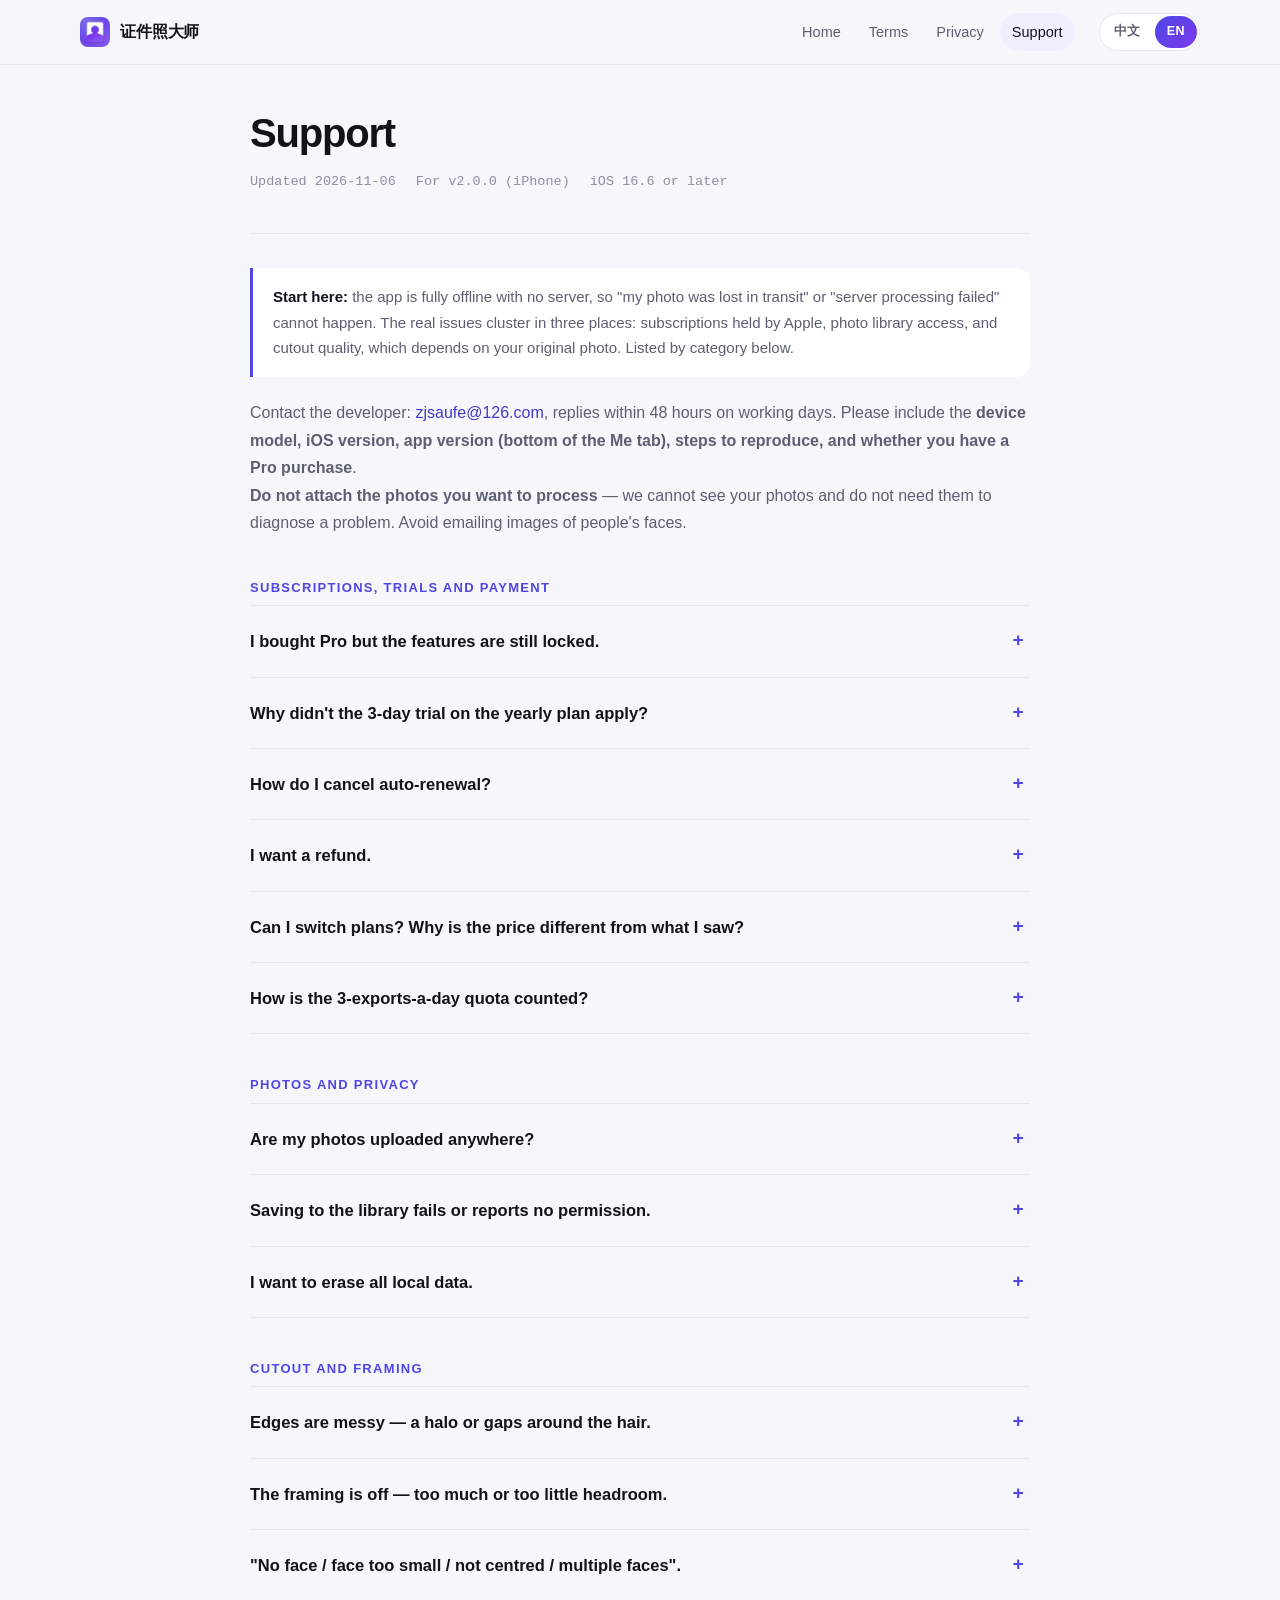
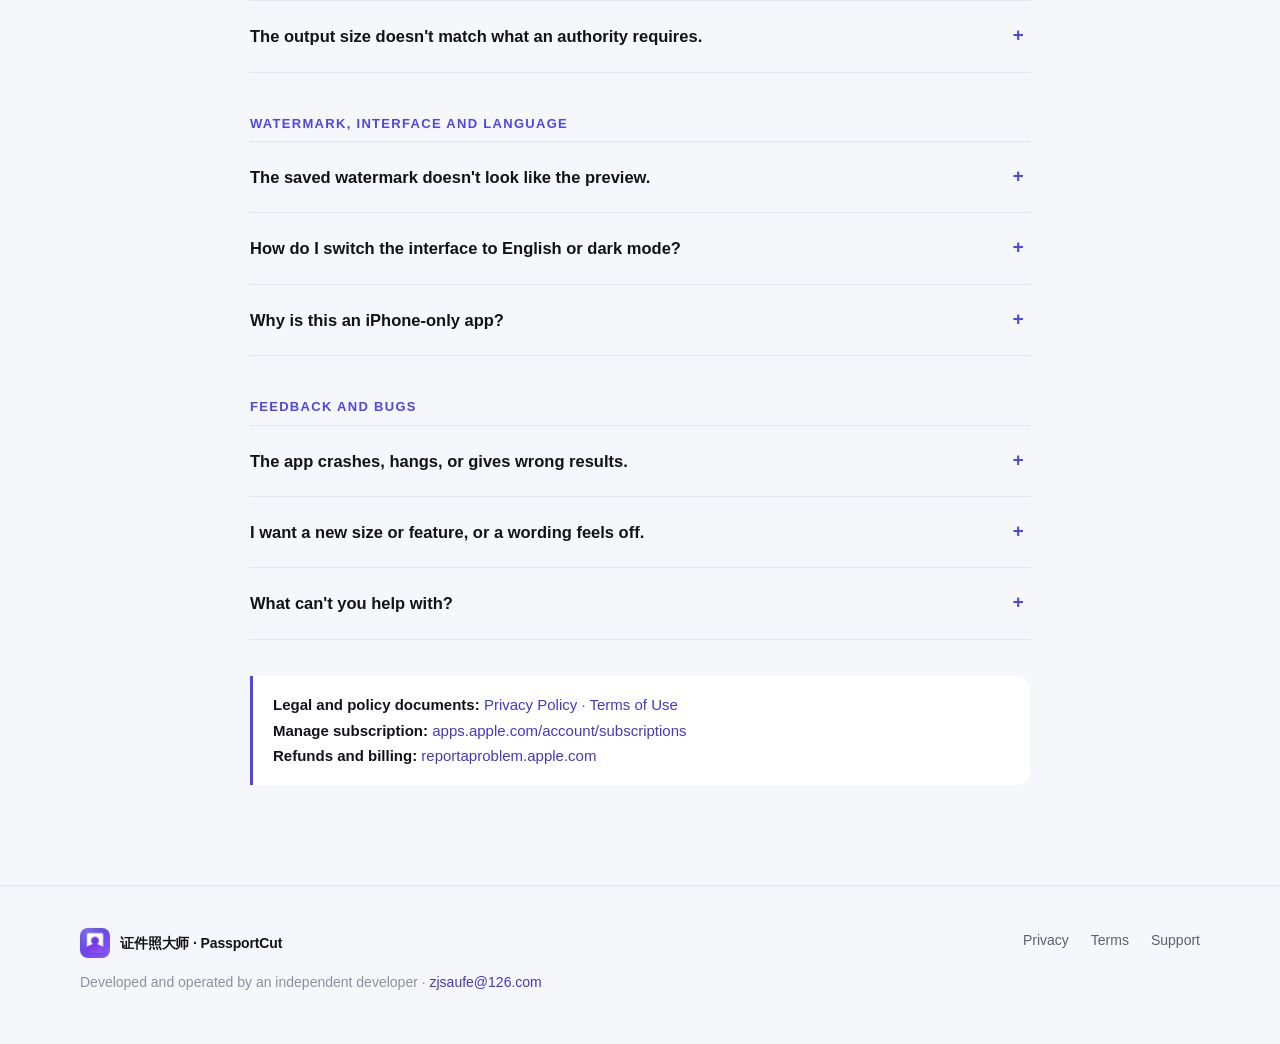
<file: photoweb/support.html>
<!DOCTYPE html>
<html lang="zh-Hans" data-lang="zh">
<head>
<meta charset="utf-8">
<meta name="viewport" content="width=device-width, initial-scale=1">
<title>技术支持 · Support — 证件照大师 / PassportCut</title>
<meta name="description" content="证件照大师 PassportCut 技术支持：订阅与恢复购买、退款、相册权限、抠图与构图、水印、语言切换、隐私与反馈渠道。">
<meta name="theme-color" content="#F6F7FB">
<link rel="icon" href="assets/img/icon-64.png">
<link rel="stylesheet" href="assets/site.css">
</head>
<body>

<header class="site">
  <div class="wrap bar">
    <a class="brand" href="index.html"><img src="assets/img/icon-64.png" alt="证件照大师 icon"><span>证件照大师</span></a>
    <nav class="links" aria-label="Site">
      <a href="index.html"><span class="i18n-zh">首页</span><span class="i18n-en">Home</span></a>
      <a href="terms.html"><span class="i18n-zh">用户协议</span><span class="i18n-en">Terms</span></a>
      <a href="privacy.html"><span class="i18n-zh">隐私政策</span><span class="i18n-en">Privacy</span></a>
      <a href="support.html"><span class="i18n-zh">技术支持</span><span class="i18n-en">Support</span></a>
    </nav>
    <div class="lang" role="group" aria-label="Language / 语言">
      <button type="button" data-lang="zh">中文</button>
      <button type="button" data-lang="en">EN</button>
    </div>
  </div>
</header>

<main class="legal">
  <div class="narrow">

    <!-- ================= 中文 ================= -->
    <div class="i18n-zh">
      <div class="legal-head">
        <h1>技术支持</h1>
        <p class="meta"><span>更新 2026-11-06</span><span>适用版本 2.0.0（iPhone）</span><span>iOS 16.6 及以上</span></p>
      </div>

      <div class="callout">
        <b>先看这里：</b>本 App 完全离线、没有服务器，所以「照片传丢了」「服务器处理失败」这类问题不存在。真正会遇到的问题集中在三处：订阅由 Apple 保管、相册权限、以及抠图质量与原始照片有关。下面按类别列出。
      </div>

      <p class="muted" style="color:var(--ink-2);margin-bottom:26px">联系开发者：<a href="mailto:zjsaufe@126.com">zjsaufe@126.com</a>，工作日 48 小时内回复。请在邮件里写清：<strong>机型、iOS 版本、App 版本号（我的 → 页面底部）、复现步骤、是否已购买 Pro</strong>。<br>
      <strong>请不要附上你要处理的原始照片</strong>——我们看不到你的照片，也不需要它来定位问题；涉及人脸的素材也请避免通过邮件发送。</p>

      <div class="cat" id="cat1">订阅、试用与付款</div>
      <div class="faq">
        <details class="q">
          <summary>买了 Pro 但功能还是没解锁，怎么办？</summary>
          <div class="a">
            <p>到「我的 → 恢复购买」（或付费墙底部的「恢复购买」）点一次。购买凭证绑定 Apple ID，不绑定 App，换机或重装后必须手动恢复。若仍未解锁，等 1–2 分钟让收据校验完成，再完全退出 App 重开。</p>
            <p>仍无效时检查两件事：当前登录的 App Store 账号是不是当时付款的那个；付款是否真的成功（<a href="https://apps.apple.com/account/subscriptions">apps.apple.com/account/subscriptions</a> 能看到）。</p>
          </div>
        </details>
        <details class="q">
          <summary>年订阅的 3 天免费试用为什么没有生效？</summary>
          <div class="a">
            <p>试用资格由 Apple 按 Apple ID 判定，同一个订阅组一个账号只能用一次。如果这个 Apple ID 之前订阅过本 App 的周订阅或年订阅，新方案不会再带试用。付费墙是否显示「前 3 天免费」，取决于 App 从 StoreKit 读到的真实资格，而不是 App 内部的一个开关。</p>
            <p>沙盒测试环境下的试用行为与生产环境不同，这属于正常现象。</p>
          </div>
        </details>
        <details class="q">
          <summary>怎么取消自动续订？</summary>
          <div class="a">
            <p>App 内没有取消按钮，订阅由 Apple 保管。请前往 iOS「设置 → Apple ID → 订阅 → 证件照大师」取消，或访问 <a href="https://apps.apple.com/account/subscriptions">apps.apple.com/account/subscriptions</a>。</p>
            <p>必须在当前周期结束前至少 24 小时取消，否则 Apple 会收取下一周期费用。取消后，已付费周期的剩余时间照常可用。</p>
          </div>
        </details>
        <details class="q">
          <summary>我想退款。</summary>
          <div class="a">
            <p>应用内购买的退款只由 Apple 受理：<a href="https://reportaproblem.apple.com">reportaproblem.apple.com</a> → 登录 Apple ID → 找到这笔订单 → 请求退款。开发者无法代办退款，也不会因为你申请退款而限制账户。</p>
            <p>如果是 App 本身的问题导致你想退款，欢迎同时邮件告诉我们原因。</p>
          </div>
        </details>
        <details class="q">
          <summary>能换方案吗？为什么价格和我看到的不一样？</summary>
          <div class="a">
            <p>周订阅与年订阅属于同一个订阅组，可以在 Apple 的订阅管理页直接升级或降级，变更在周期边界生效。终身买断是一次性商品，不自动续订；从订阅改为终身的用户，建议先取消原订阅再购买。</p>
            <p>价格由 App Store 按你的商店地区返回，含税、按当地货币展示，所以不同地区看到的数字不同。以付费墙显示为准。</p>
          </div>
        </details>
        <details class="q">
          <summary>每天 3 次导出的额度怎么算？</summary>
          <div class="a">
            <p>按设备本地时间每日 0 点重置，App 内与「我的」页都能看到剩余次数。额度在点「保存」时扣减；如果相册权限被拒或保存失败，会自动退还，不会白扣。</p>
            <p>Pro 用户不显示额度计数，导出不限次数。</p>
          </div>
        </details>
      </div>

      <div class="cat" id="cat2">相册、照片与隐私</div>
      <div class="faq">
        <details class="q">
          <summary>我的照片会被上传吗？</summary>
          <div class="a">
            <p>不会。抠图、换底色、裁剪、加水印全部在你的设备上完成，App 内没有上传代码，也没有服务器。相册权限只用于读取你选中的那一张照片、保存成品。详见<a href="privacy.html">隐私政策</a>。</p>
          </div>
        </details>
        <details class="q">
          <summary>保存到相册失败 / 提示没有权限。</summary>
          <div class="a">
            <ol class="num">
              <li>到 iOS「设置 → 隐私与安全性 → 照片 → 证件照大师」，选择「所有照片」或「选中的照片」。</li>
              <li>回到 App 重新点保存。额度会自动退还，可再次导出。</li>
              <li>如果设备开启了「屏幕使用时间 → 内容和隐私访问限制 → 照片」，请确认没有限制新增照片。</li>
            </ol>
          </div>
        </details>
        <details class="q">
          <summary>我想把所有本地数据清掉。</summary>
          <div class="a">
            <p>「我的 → 清除本地数据」会清空语言偏好、今日导出计数与首启引导标记，操作会二次确认。此操作不影响你已购买的订阅——订阅需按上面的方式在 Apple 侧取消。</p>
            <p>想连沙盒一起清掉，可在主屏长按 App → 移除 App → 删除 App。</p>
          </div>
        </details>
      </div>

      <div class="cat" id="cat3">抠图与构图</div>
      <div class="faq">
        <details class="q">
          <summary>边缘不干净，头发周围有白边或缺口。</summary>
          <div class="a">
            <p>抠图基于统计模型，原图质量直接决定结果。最有效的四件事：</p>
            <ul>
              <li>用正面、光线均匀、背景与服装颜色有明显差异的照片；</li>
              <li>避免重度美颜或磨皮，发丝细节被抹掉后模型无从判断；</li>
              <li>避免逆光与大面积阴影；</li>
              <li>单人照，面部在画面中占较大比例。</li>
            </ul>
            <p>App 会自动补上发丝内部与肩颈之间的空洞，如果原图中该区域与背景颜色接近，仍可能出现残留。</p>
          </div>
        </details>
        <details class="q">
          <summary>构图偏了：头顶留白太多或太少。</summary>
          <div class="a">
            <p>App 会用蒙版测量真实发顶，并按目标尺寸的头部比例重算裁剪框。如果原图里人物贴边、头顶被画面裁掉，测量会失真。请换一张头顶上方留有空间的照片重试。</p>
          </div>
        </details>
        <details class="q">
          <summary>提示「未检测到人脸 / 人脸太小 / 人脸未居中 / 多张人脸」。</summary>
          <div class="a">
            <p>这是制作前的校验，目的是避免导出废片。换一张正面、单人、面部清晰的照片即可。戴墨镜、遮挡面部、侧脸角度过大的照片通常会被判定为未检测到人脸。</p>
          </div>
        </details>
        <details class="q">
          <summary>输出尺寸和机构要求不一致。</summary>
          <div class="a">
            <p>每个预设按对应机构的公开规格定义宽高（毫米）与 300 DPI。不同机构（尤其使领馆）会不定期调整要求，正式提交前请以该机构最新公告为准；本 App 不保证成品一定通过任何机构的审核。</p>
          </div>
        </details>
      </div>

      <div class="cat" id="cat4">水印、界面与语言</div>
      <div class="faq">
        <details class="q">
          <summary>水印保存后和预览不一样？</summary>
          <div class="a">
            <p>预览按屏幕分辨率缩放显示，保存时按原图分辨率渲染。字号是按图片宽度的百分比计算的，所以在高分辨率原图上看起来比例一致、但文字更清晰。若发现明显偏差，请把原图与成品一起描述给我们（不必发送照片本身，说明像素尺寸即可）。</p>
          </div>
        </details>
        <details class="q">
          <summary>怎么把界面切成英文 / 深色？</summary>
          <div class="a">
            <p>App 内「我的 → 语言设置」，可选跟随系统 / 简体中文 / English，切换后立即生效，无需重启。界面外观跟随 iOS 系统的浅色 / 深色模式，App 没有单独的外观开关。</p>
          </div>
        </details>
        <details class="q">
          <summary>为什么 App 是纯 iPhone 应用？</summary>
          <div class="a">
            <p>本 App 目前只针对 iPhone 设计（竖屏）。在 iPad 上以兼容模式运行可以使用，但布局按手机尺寸渲染，不保证为 iPad 优化。Mac 暂不支持。</p>
          </div>
        </details>
      </div>

      <div class="cat" id="cat5">反馈与故障</div>
      <div class="faq">
        <details class="q">
          <summary>App 闪退 / 卡住 / 结果异常。</summary>
          <div class="a">
            <p>请先：更新到最新系统版本 → 完全退出 App 再打开 → 在 App Store 更新到最新版。仍复现的话，邮件告诉我们机型、iOS 版本、App 版本号、复现步骤与出现频率，有截图更好。我们看不到你的崩溃日志，描述得越具体，修得越快。</p>
          </div>
        </details>
        <details class="q">
          <summary>想要一个新尺寸 / 新功能 / 觉得某处文案不通顺。</summary>
          <div class="a">
            <p>欢迎直接发到 <a href="mailto:zjsaufe@126.com">zjsaufe@126.com</a>。双语用户如果发现某个词在英文里别扭，这类反馈对我们特别有用。</p>
          </div>
        </details>
        <details class="q">
          <summary>什么情况下你们帮不上忙？</summary>
          <div class="a">
            <p>涉及 Apple 侧的扣款、发票、退款、家庭共享、Apple ID 问题——这些只有 Apple 能处理，请走 <a href="https://reportaproblem.apple.com">reportaproblem.apple.com</a> 或 Apple 支持。已经删除且从未备份的本地数据，任何人都无法恢复。</p>
          </div>
        </details>
      </div>

      <div class="callout" style="margin-top:36px">
        <b>法律与政策文件：</b><a href="privacy.html">隐私政策</a> · <a href="terms.html">用户协议</a><br>
        <b>订阅管理：</b><a href="https://apps.apple.com/account/subscriptions">apps.apple.com/account/subscriptions</a><br>
        <b>退款与账单：</b><a href="https://reportaproblem.apple.com">reportaproblem.apple.com</a>
      </div>
    </div>

    <!-- ================= English ================= -->
    <div class="i18n-en">
      <div class="legal-head">
        <h1>Support</h1>
        <p class="meta"><span>Updated 2026-11-06</span><span>For v2.0.0 (iPhone)</span><span>iOS 16.6 or later</span></p>
      </div>

      <div class="callout">
        <b>Start here:</b> the app is fully offline with no server, so "my photo was lost in transit" or "server processing failed" cannot happen. The real issues cluster in three places: subscriptions held by Apple, photo library access, and cutout quality, which depends on your original photo. Listed by category below.
      </div>

      <p class="muted" style="color:var(--ink-2);margin-bottom:26px">Contact the developer: <a href="mailto:zjsaufe@126.com">zjsaufe@126.com</a>, replies within 48 hours on working days. Please include the <strong>device model, iOS version, app version (bottom of the Me tab), steps to reproduce, and whether you have a Pro purchase</strong>.<br>
      <strong>Do not attach the photos you want to process</strong> — we cannot see your photos and do not need them to diagnose a problem. Avoid emailing images of people's faces.</p>

      <div class="cat">Subscriptions, trials and payment</div>
      <div class="faq">
        <details class="q">
          <summary>I bought Pro but the features are still locked.</summary>
          <div class="a">
            <p>Tap Restore Purchases in Me → Restore Purchases (or at the bottom of the paywall). The purchase is tied to your Apple ID, not the app, so after a device change or reinstall it must be restored once manually. If it still does not unlock, wait a minute or two for receipt validation, then fully quit and reopen the app.</p>
            <p>Then check two things: that the App Store account signed in is the one that paid, and that the charge went through (visible at <a href="https://apps.apple.com/account/subscriptions">apps.apple.com/account/subscriptions</a>).</p>
          </div>
        </details>
        <details class="q">
          <summary>Why didn't the 3-day trial on the yearly plan apply?</summary>
          <div class="a">
            <p>Trial eligibility is decided by Apple per Apple ID, once per subscription group. If this Apple ID has subscribed to this app's weekly or yearly plan before, no trial applies to a new plan. Whether the paywall shows "free for 3 days" depends on the real eligibility returned by StoreKit, not on a switch inside the app.</p>
            <p>Trial behaviour differs in sandbox testing, which is expected.</p>
          </div>
        </details>
        <details class="q">
          <summary>How do I cancel auto-renewal?</summary>
          <div class="a">
            <p>There is no cancel button in the app; Apple holds the subscription. Go to iOS Settings → Apple ID → Subscriptions → PassportCut, or <a href="https://apps.apple.com/account/subscriptions">apps.apple.com/account/subscriptions</a>.</p>
            <p>Cancel at least 24 hours before the current period ends, otherwise Apple charges for the next period. After cancelling, the rest of the paid period stays available.</p>
          </div>
        </details>
        <details class="q">
          <summary>I want a refund.</summary>
          <div class="a">
            <p>In-app purchase refunds are handled only by Apple: <a href="https://reportaproblem.apple.com">reportaproblem.apple.com</a> → sign in → find the order → request a refund. The developer cannot issue refunds and will not restrict your account because you asked for one.</p>
            <p>If the app itself is why you want a refund, we would appreciate hearing about it by email.</p>
          </div>
        </details>
        <details class="q">
          <summary>Can I switch plans? Why is the price different from what I saw?</summary>
          <div class="a">
            <p>Weekly and yearly belong to the same subscription group, so you can upgrade or downgrade directly in Apple's subscription screen; the change takes effect at the period boundary. Lifetime is a non-consumable that never renews — if you are moving from a subscription, cancel it with Apple before buying.</p>
            <p>Prices come from the App Store for your storefront, including tax and local currency, so they differ by region. The price shown in the paywall governs.</p>
          </div>
        </details>
        <details class="q">
          <summary>How is the 3-exports-a-day quota counted?</summary>
          <div class="a">
            <p>It resets at local midnight; the remaining count is visible in the app and in the Me tab. It is deducted when you tap Save, and refunded automatically if photo library access is denied or saving fails.</p>
            <p>Pro users see no counter — exports are unlimited.</p>
          </div>
        </details>
      </div>

      <div class="cat">Photos and privacy</div>
      <div class="faq">
        <details class="q">
          <summary>Are my photos uploaded anywhere?</summary>
          <div class="a">
            <p>No. Cutout, background replacement, cropping and watermarking all run on your device. There is no upload code and no server. Photo access is used to read the one image you select and to save the result. See the <a href="privacy.html">privacy policy</a>.</p>
          </div>
        </details>
        <details class="q">
          <summary>Saving to the library fails or reports no permission.</summary>
          <div class="a">
            <ol class="num">
              <li>Go to iOS Settings → Privacy &amp; Security → Photos → PassportCut and choose All Photos or Selected Photos.</li>
              <li>Return to the app and save again. The quota was refunded, so you can export again.</li>
              <li>If Screen Time → Content &amp; Privacy Restrictions → Photos is enabled, make sure adding photos is not restricted.</li>
            </ol>
          </div>
        </details>
        <details class="q">
          <summary>I want to erase all local data.</summary>
          <div class="a">
            <p>Me → Clear Local Data clears the language preference, today's export count and the onboarding flag, after a confirmation. It does not affect a Pro purchase — cancel that with Apple as above.</p>
            <p>To remove the sandbox too, long-press the app on the home screen → Remove App → Delete App.</p>
          </div>
        </details>
      </div>

      <div class="cat">Cutout and framing</div>
      <div class="faq">
        <details class="q">
          <summary>Edges are messy — a halo or gaps around the hair.</summary>
          <div class="a">
            <p>Cutout is a statistical model, and the original photo decides the result. Four things help most:</p>
            <ul>
              <li>a front-facing, evenly lit photo where the background clearly differs from your clothing;</li>
              <li>no heavy beauty filtering — if the hair detail is smoothed away, the model has nothing to work with;</li>
              <li>no backlighting or large shadows;</li>
              <li>a single person, with the face filling a good share of the frame.</li>
            </ul>
            <p>The app fills gaps inside hair and between the neck and shoulders automatically; if those areas are close in colour to the background, residue can remain.</p>
          </div>
        </details>
        <details class="q">
          <summary>The framing is off — too much or too little headroom.</summary>
          <div class="a">
            <p>The app measures the real top of the hair from the mask and recomputes the crop for the target size's head ratio. If the person is right against the edge of the frame or the top of the head is cut off in the original, the measurement is unreliable. Use a photo with space above the head.</p>
          </div>
        </details>
        <details class="q">
          <summary>"No face / face too small / not centred / multiple faces".</summary>
          <div class="a">
            <p>That is a pre-flight check to avoid wasting an export. Use a front-facing, single-person, clearly visible photo. Sunglasses, covered faces or steep profile angles are usually read as no face.</p>
          </div>
        </details>
        <details class="q">
          <summary>The output size doesn't match what an authority requires.</summary>
          <div class="a">
            <p>Each preset follows the issuing authority's published width, height (mm) and 300 DPI. Authorities — embassies especially — revise requirements from time to time. Check the latest published rules before submitting; the app cannot guarantee acceptance by any authority.</p>
          </div>
        </details>
      </div>

      <div class="cat">Watermark, interface and language</div>
      <div class="faq">
        <details class="q">
          <summary>The saved watermark doesn't look like the preview.</summary>
          <div class="a">
            <p>The preview is scaled to screen resolution; saving renders at the original image resolution. Font size is a percentage of image width, so proportions match while text is sharper on a large original. If you see a real discrepancy, tell us the pixel dimensions of the original and result (no need to send the images).</p>
          </div>
        </details>
        <details class="q">
          <summary>How do I switch the interface to English or dark mode?</summary>
          <div class="a">
            <p>In the app: Me → Language, with Follow System / Chinese / English. It applies immediately, no restart. Appearance follows the iOS system light/dark setting; the app has no separate appearance switch.</p>
          </div>
        </details>
        <details class="q">
          <summary>Why is this an iPhone-only app?</summary>
          <div class="a">
            <p>The app is designed for iPhone in portrait. It runs on iPad in compatibility mode, but the layout is rendered for phone dimensions and is not optimised for iPad. Mac is not supported.</p>
          </div>
        </details>
      </div>

      <div class="cat">Feedback and bugs</div>
      <div class="faq">
        <details class="q">
          <summary>The app crashes, hangs, or gives wrong results.</summary>
          <div class="a">
            <p>First: update to the latest iOS, fully quit and reopen the app, and update from the App Store. If it still reproduces, email us the device model, iOS version, app version, steps and how often it happens — a screenshot helps. We do not receive crash logs, so the more specific you are, the faster it gets fixed.</p>
          </div>
        </details>
        <details class="q">
          <summary>I want a new size or feature, or a wording feels off.</summary>
          <div class="a">
            <p>Email <a href="mailto:zjsaufe@126.com">zjsaufe@126.com</a>. Bilingual users noticing an awkward English term are especially useful feedback.</p>
          </div>
        </details>
        <details class="q">
          <summary>What can't you help with?</summary>
          <div class="a">
            <p>Apple-side billing, invoices, refunds, Family Sharing and Apple ID issues — only Apple can handle those; use <a href="https://reportaproblem.apple.com">reportaproblem.apple.com</a> or Apple Support. Local data that was deleted and never backed up cannot be recovered by anyone.</p>
          </div>
        </details>
      </div>

      <div class="callout" style="margin-top:36px">
        <b>Legal and policy documents:</b> <a href="privacy.html">Privacy Policy</a> · <a href="terms.html">Terms of Use</a><br>
        <b>Manage subscription:</b> <a href="https://apps.apple.com/account/subscriptions">apps.apple.com/account/subscriptions</a><br>
        <b>Refunds and billing:</b> <a href="https://reportaproblem.apple.com">reportaproblem.apple.com</a>
      </div>
    </div>

  </div>
</main>

<footer class="site">
  <div class="wrap foot-grid">
    <div>
      <a class="brand" href="index.html"><img src="assets/img/icon-64.png" alt=""><span>证件照大师 · PassportCut</span></a>
      <p style="margin:12px 0 0"><span class="i18n-zh">由独立开发者开发运营 · 联系 <a href="mailto:zjsaufe@126.com">zjsaufe@126.com</a></span><span class="i18n-en">Developed and operated by an independent developer · <a href="mailto:zjsaufe@126.com">zjsaufe@126.com</a></span></p>
    </div>
    <div class="foot-links">
      <a href="privacy.html"><span class="i18n-zh">隐私政策</span><span class="i18n-en">Privacy</span></a>
      <a href="terms.html"><span class="i18n-zh">用户协议</span><span class="i18n-en">Terms</span></a>
      <a href="support.html"><span class="i18n-zh">技术支持</span><span class="i18n-en">Support</span></a>
    </div>
  </div>
</footer>

<script src="assets/site.js"></script>
</body>
</html>
</file>
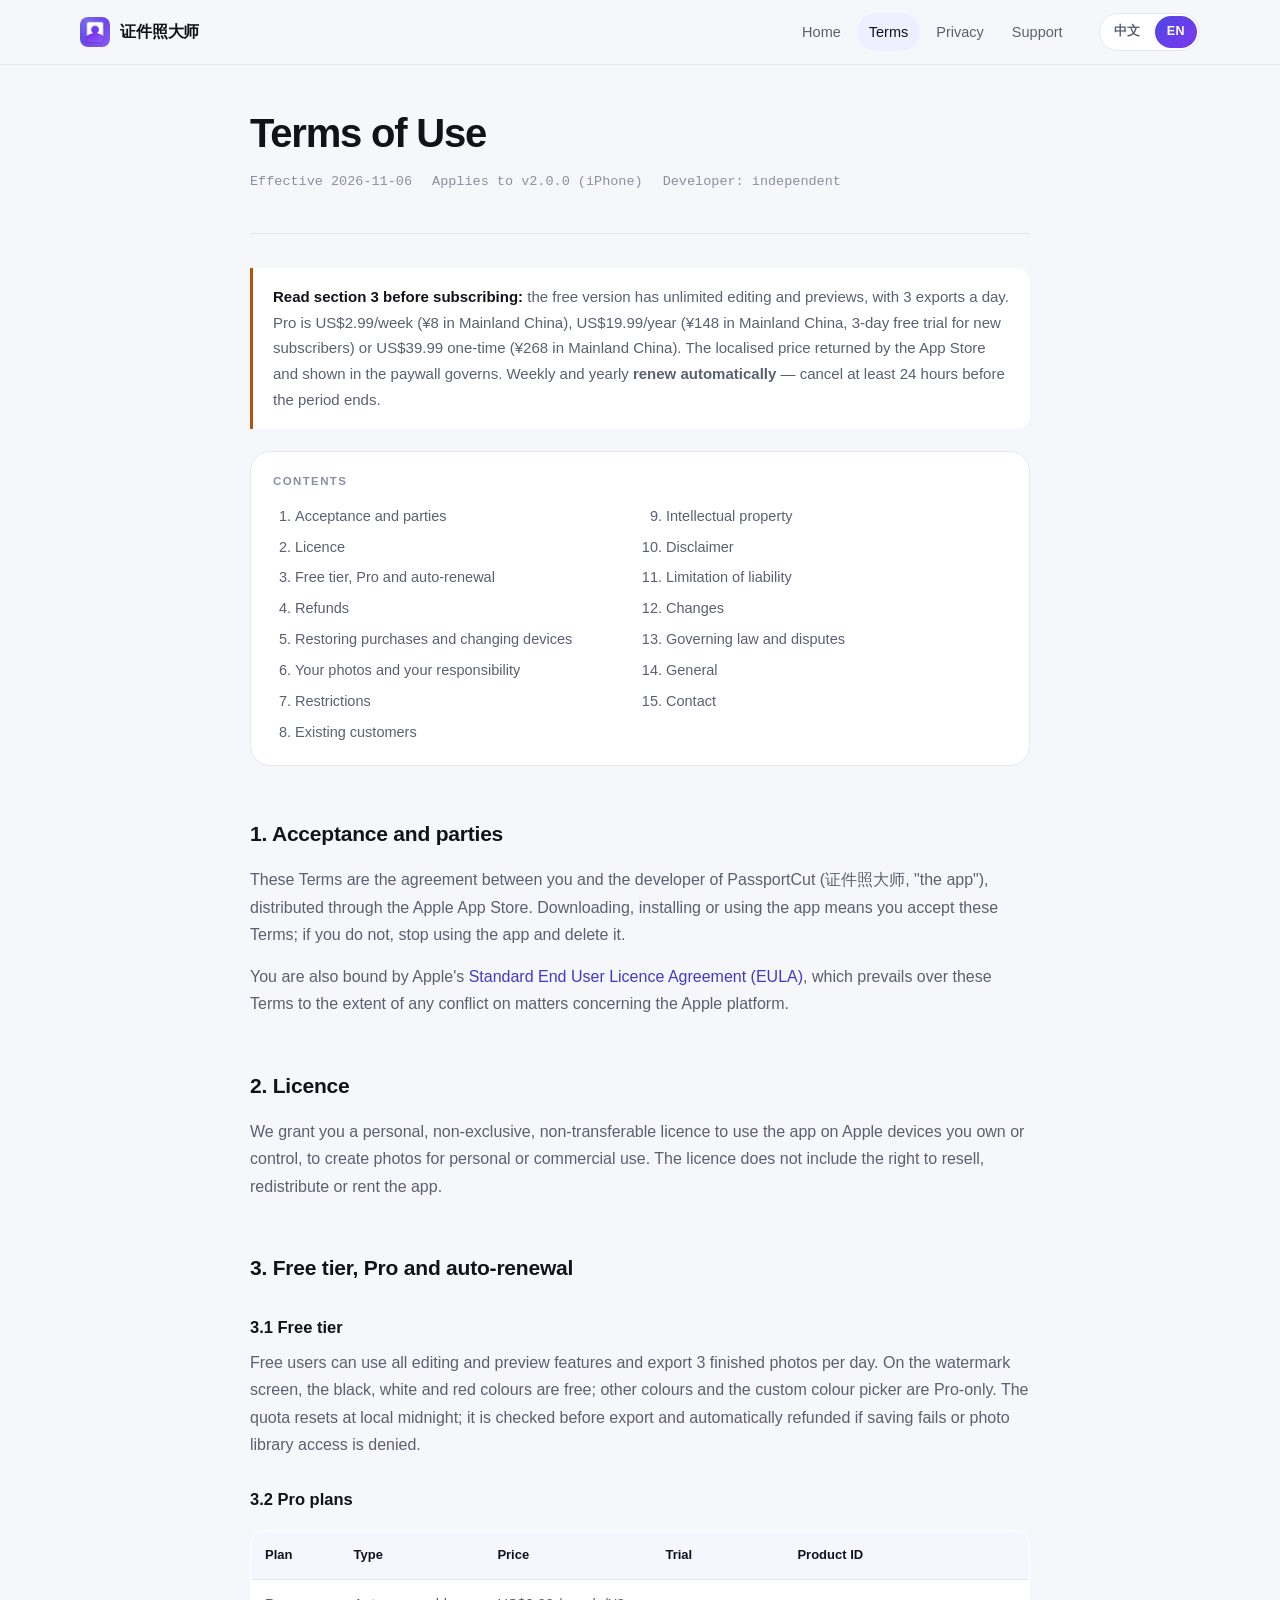
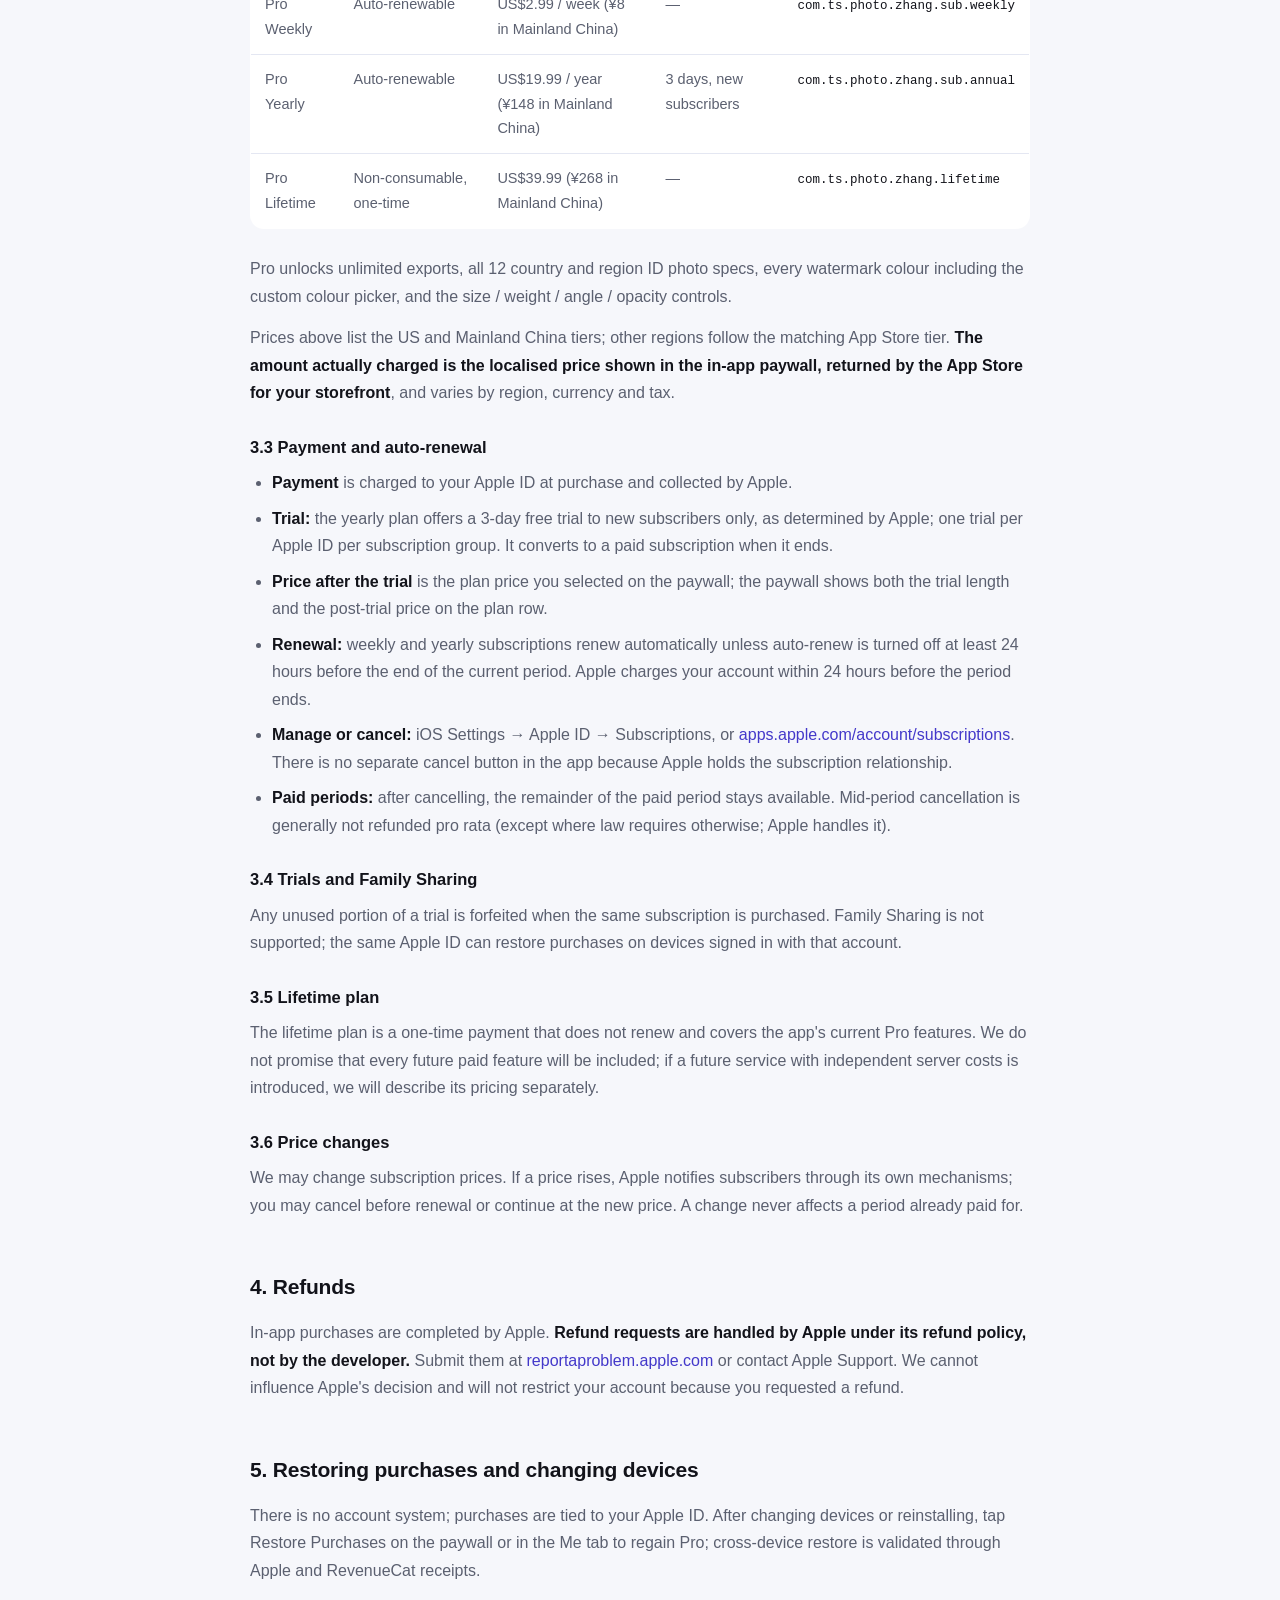
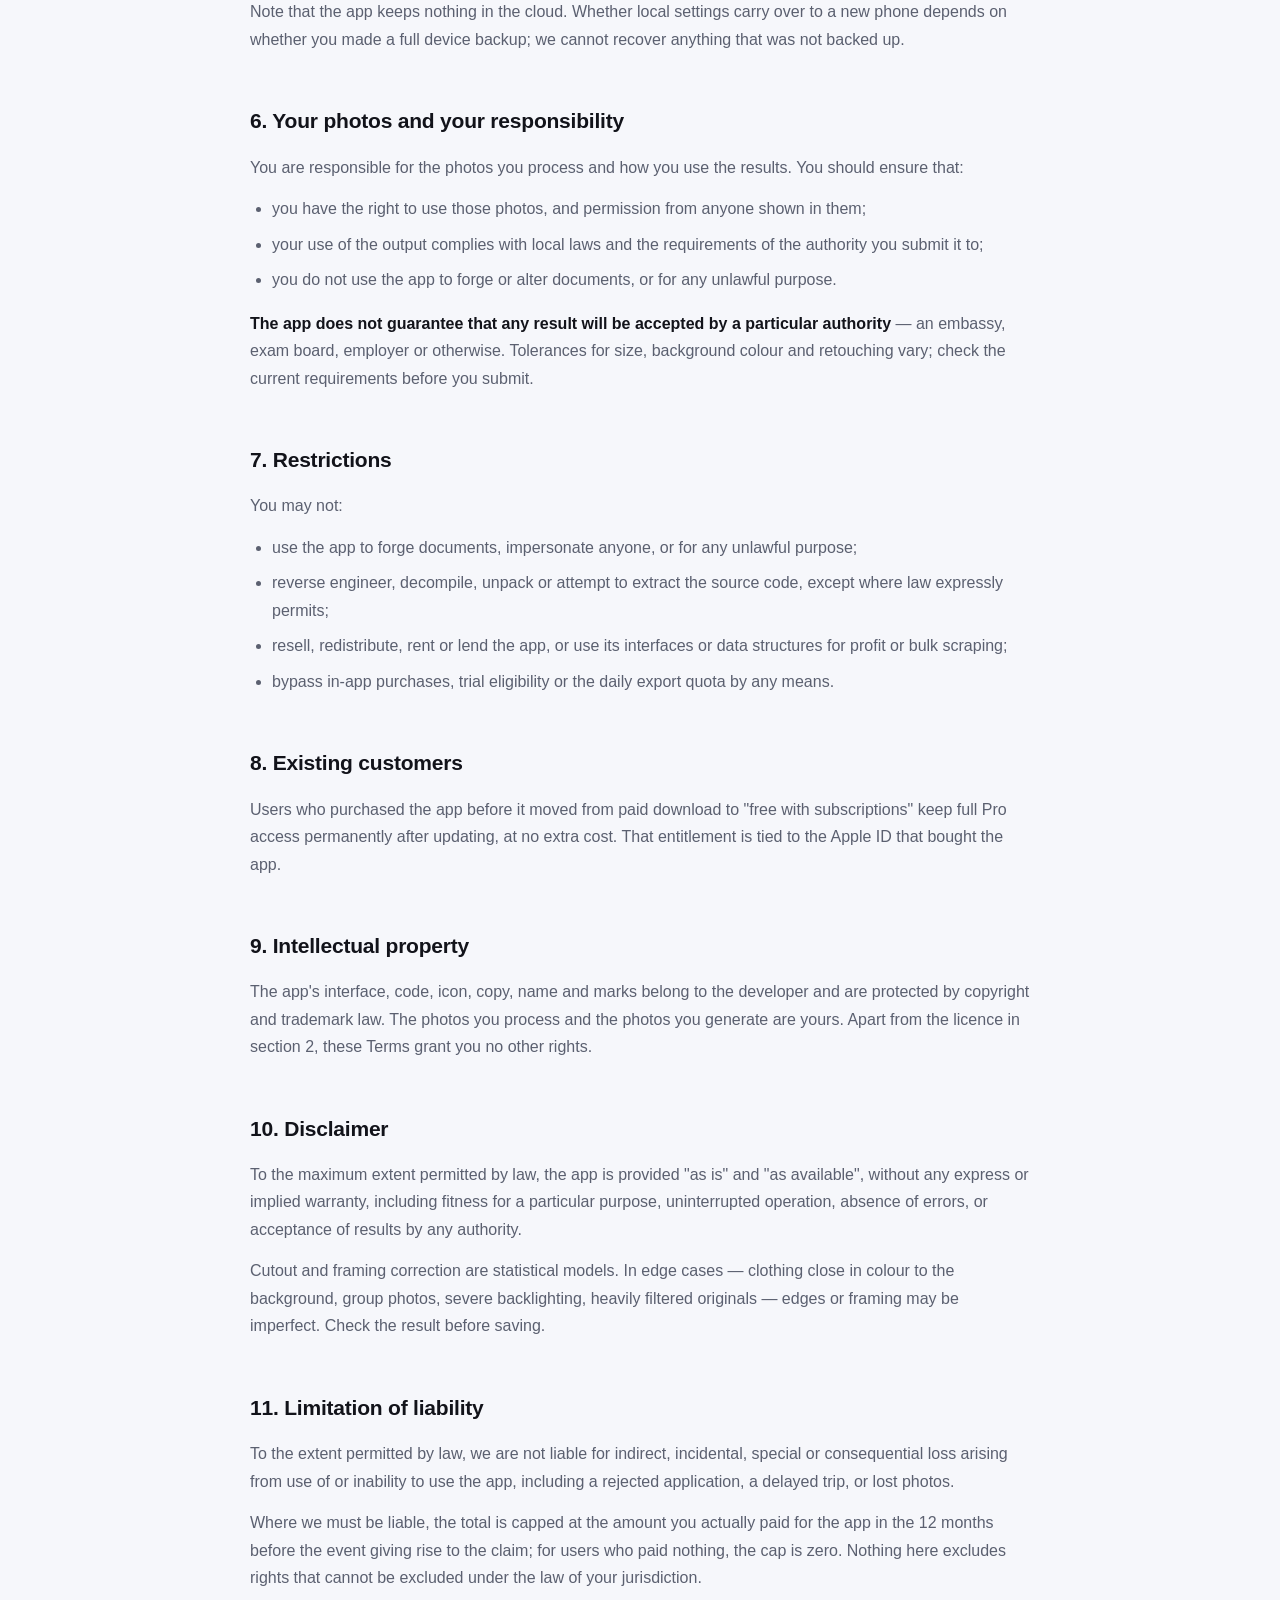
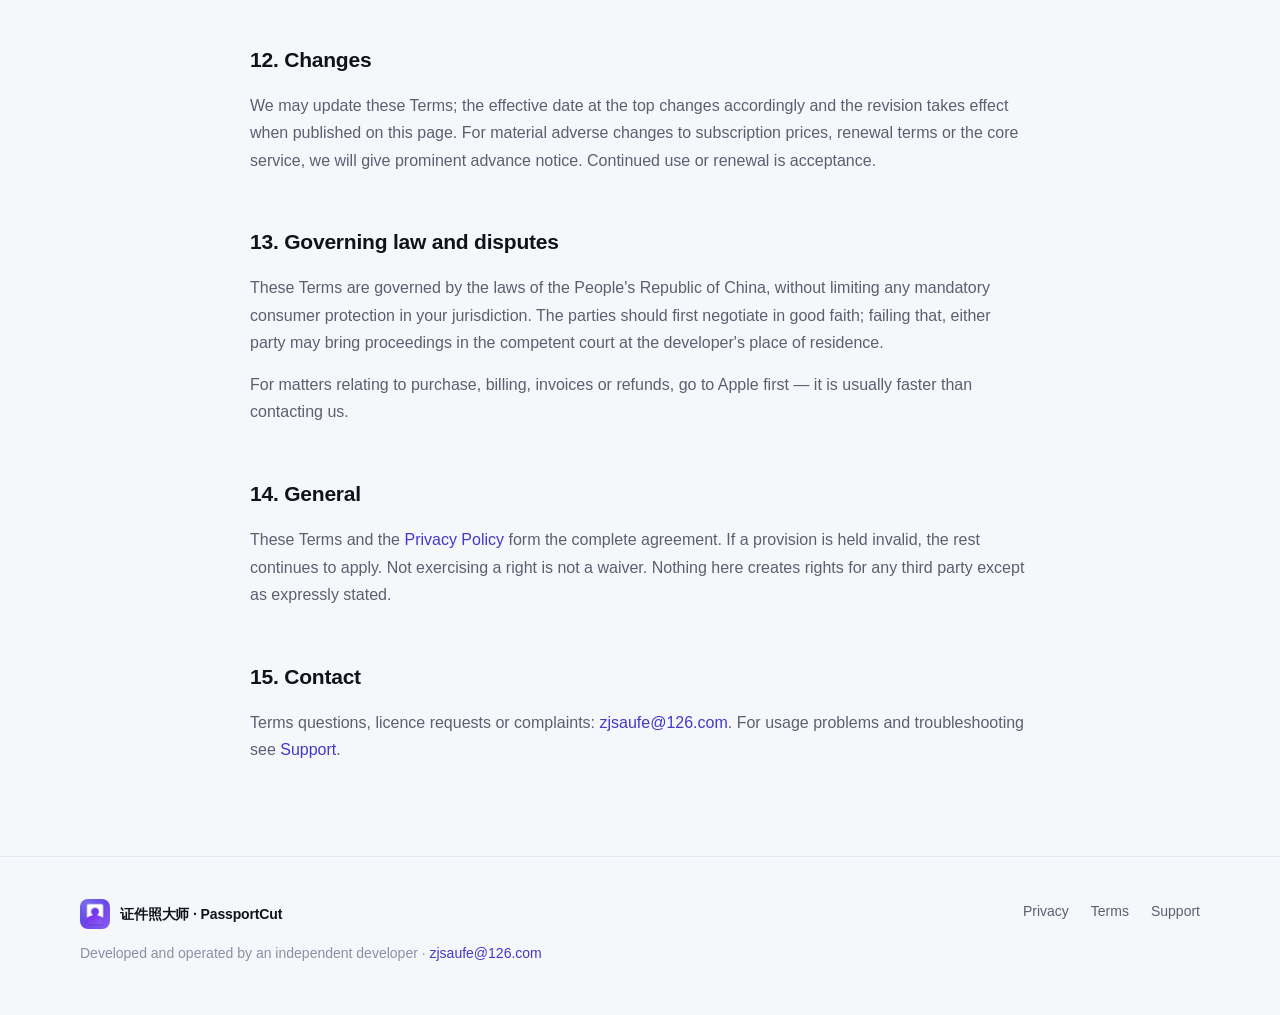
<file: photoweb/terms.html>
<!DOCTYPE html>
<html lang="zh-Hans" data-lang="zh">
<head>
<meta charset="utf-8">
<meta name="viewport" content="width=device-width, initial-scale=1">
<title>用户协议 · Terms of Use (EULA) — 证件照大师 / PassportCut</title>
<meta name="description" content="证件照大师 PassportCut 用户协议（EULA）：免费版与 Pro 权益、订阅价格、自动续订与试用、退款、恢复购买、使用限制与免责声明。">
<meta name="theme-color" content="#F6F7FB">
<link rel="icon" href="assets/img/icon-64.png">
<link rel="stylesheet" href="assets/site.css">
</head>
<body>

<header class="site">
  <div class="wrap bar">
    <a class="brand" href="index.html"><img src="assets/img/icon-64.png" alt="证件照大师 icon"><span>证件照大师</span></a>
    <nav class="links" aria-label="Site">
      <a href="index.html"><span class="i18n-zh">首页</span><span class="i18n-en">Home</span></a>
      <a href="terms.html"><span class="i18n-zh">用户协议</span><span class="i18n-en">Terms</span></a>
      <a href="privacy.html"><span class="i18n-zh">隐私政策</span><span class="i18n-en">Privacy</span></a>
      <a href="support.html"><span class="i18n-zh">技术支持</span><span class="i18n-en">Support</span></a>
    </nav>
    <div class="lang" role="group" aria-label="Language / 语言">
      <button type="button" data-lang="zh">中文</button>
      <button type="button" data-lang="en">EN</button>
    </div>
  </div>
</header>

<main class="legal">
  <div class="narrow">

    <!-- ================= 中文 ================= -->
    <div class="i18n-zh">
      <div class="legal-head">
        <h1>用户协议</h1>
        <p class="meta"><span>生效日期 2026-11-06</span><span>适用版本 2.0.0（iPhone）</span><span>开发者 独立开发者</span></p>
      </div>

      <div class="callout gold">
        <b>订阅前请读第 3 条：</b>免费版编辑与预览不限次数，每天可导出 3 张。Pro 周订阅 US$2.99 / 周（中国大陆 ¥8）、年订阅 US$19.99 / 年（中国大陆 ¥148，新订阅者前 3 天免费）、终身 US$39.99（中国大陆 ¥268）一次买断。据以扣款的是 App 内付费墙显示的、由 App Store 返回的本地化价格。周订阅与年订阅<strong>会自动续订</strong>，不想续费请在当前周期结束前至少 24 小时取消。
      </div>

      <div class="toc">
        <p class="k">目录</p>
        <ol>
          <li><a href="#t1">协议的接受与主体</a></li>
          <li><a href="#t2">许可</a></li>
          <li><a href="#t3">免费版、Pro 订阅与自动续订</a></li>
          <li><a href="#t4">退款</a></li>
          <li><a href="#t5">恢复购买与更换设备</a></li>
          <li><a href="#t6">你的照片与责任</a></li>
          <li><a href="#t7">使用限制</a></li>
          <li><a href="#t8">老用户权益</a></li>
          <li><a href="#t9">知识产权</a></li>
          <li><a href="#t10">免责声明</a></li>
          <li><a href="#t11">责任限制</a></li>
          <li><a href="#t12">协议变更</a></li>
          <li><a href="#t13">适用法律与争议解决</a></li>
          <li><a href="#t14">其他条款</a></li>
          <li><a href="#t15">联系我们</a></li>
        </ol>
      </div>

      <div class="doc">
        <h2 id="t1">1. 协议的接受与主体</h2>
        <p>本协议是你与「证件照大师 / PassportCut」（以下称「本 App」）的开发者之间就使用本 App 达成的协议，通过 Apple App Store 分发。下载、安装或使用本 App，即表示你同意本协议；如不同意，请停止使用并卸载。</p>
        <p>除本协议外，你还同时受 Apple 的<a href="https://www.apple.com/legal/internet-services/itunes/dev/stdeula/" target="_blank" rel="noopener">标准最终用户许可协议（Standard EULA）</a>约束，该协议在与本协议冲突的范围内，就与 Apple 平台相关的事务优先适用。</p>

        <h2 id="t2">2. 许可</h2>
        <p>我们授予你一项个人的、非独占的、不可转让的许可，允许你在自己拥有或控制的 Apple 设备上使用本 App，用于制作个人或商业用途的照片。本许可不包含转售、再分发或出租本 App 的权利。</p>

        <h2 id="t3">3. 免费版、Pro 订阅与自动续订</h2>
        <h3>3.1 免费版</h3>
        <p>免费用户可使用编辑与预览功能，每日可导出 3 张成品。额度按设备本地日期在每日 0 点重置；导出前系统会先校验额度，若保存失败或相册权限被拒，额度会自动退还。水印页中黑 / 白 / 红三色可免费使用，其余颜色、自定义取色以及字号 / 粗细 / 角度 / 透明度调节需 Pro。</p>

        <h3>3.2 Pro 方案</h3>
        <table class="data">
          <thead><tr><th>方案</th><th>类型</th><th>价格</th><th>试用</th><th>产品 ID</th></tr></thead>
          <tbody>
            <tr><td>Pro 周订阅</td><td>自动续订订阅</td><td>US$2.99 / 周（中国大陆 ¥8）</td><td>—</td><td><code>com.ts.photo.zhang.sub.weekly</code></td></tr>
            <tr><td>Pro 年订阅</td><td>自动续订订阅</td><td>US$19.99 / 年（中国大陆 ¥148）</td><td>3 天，新订阅者</td><td><code>com.ts.photo.zhang.sub.annual</code></td></tr>
            <tr><td>Pro 终身版</td><td>非消耗型，一次性买断</td><td>US$39.99（中国大陆 ¥268）</td><td>—</td><td><code>com.ts.photo.zhang.lifetime</code></td></tr>
          </tbody>
        </table>
        <p>Pro 解锁：不限次数导出、全部 12 个国家和地区的证件照尺寸，以及水印的全部颜色（含自定义取色）与字号 / 粗细 / 角度 / 透明度调节。</p>
        <p>上表列出美国区与中国大陆区的价格，其他地区以对应商店档位为准。<strong>实际扣款金额以 App 内付费墙显示的、由 App Store 按你所在商店地区返回的本地化价格为准</strong>，可能因地区、币种与税率不同而不同。</p>

        <h3>3.3 扣款与自动续订</h3>
        <ul>
          <li><strong>付款：</strong>购买时通过你的 Apple ID 扣款，费用由 Apple 收取。</li>
          <li><strong>试用：</strong>年订阅提供 3 天免费试用，仅对从未订阅过本订阅组的新订阅者开放，资格由 Apple 判定，一个 Apple ID 只能享受一次。试用结束时自动转为付费订阅。</li>
          <li><strong>试用结束后的价格：</strong>试用到期后按你在付费墙上选择的方案价格收费；付费墙会在方案行中同时显示试用时长与试用结束后的价格。</li>
          <li><strong>续订：</strong>周订阅与年订阅会自动续订，除非你在当前周期结束前至少 24 小时关闭自动续订。Apple 会在当前周期结束前 24 小时内向你账户收取下一周期费用。</li>
          <li><strong>管理或取消：</strong>前往 iOS「设置 → Apple ID → 订阅」或 <a href="https://apps.apple.com/account/subscriptions" target="_blank" rel="noopener">apps.apple.com/account/subscriptions</a>。App 内没有独立的取消按钮，因为订阅关系由 Apple 保管。</li>
          <li><strong>已付款项：</strong>取消后，已付费周期的剩余时间照常可用；周期中途取消一般不按比例退款（法律强制规定除外，具体由 Apple 处理）。</li>
        </ul>

        <h3>3.4 免费试用与家庭共享</h3>
        <p>未使用的试用部分在购买同一订阅时作废。本 App 不支持「家人共享」；同一 Apple ID 可在该账号名下的设备上通过「恢复购买」使用已购内容。</p>

        <h3>3.5 终身方案</h3>
        <p>终身方案为一次性付款、不自动续费，覆盖本 App 当前的 Pro 功能。我们不承诺未来所有新增付费内容都免费包含在内；若日后出现需要独立服务器成本的新服务，我们会单独说明收费方式。</p>

        <h3>3.6 价格调整</h3>
        <p>我们可能调整订阅价格。若上调，Apple 会按其机制通知订阅者，你可以在续订前选择取消或按新价格继续。价格调整不影响已经支付的当前周期。</p>

        <h2 id="t4">4. 退款</h2>
        <p>应用内购买通过 Apple 完成，<strong>退款请求由 Apple 依据其退款政策受理，不由开发者处理</strong>。请前往 <a href="https://reportaproblem.apple.com" target="_blank" rel="noopener">reportaproblem.apple.com</a> 提交请求，或联系 Apple 支持。我们无法影响 Apple 的退款决定，也不会因为你申请退款而限制你的账户。</p>

        <h2 id="t5">5. 恢复购买与更换设备</h2>
        <p>本 App 没有账号体系，购买凭证绑定你的 Apple ID。更换设备或重装后，在付费墙或「我的」页点击「恢复购买」即可取回 Pro；跨设备恢复经由 Apple 与 RevenueCat 的收据校验完成。</p>
        <p>请注意：本 App 不在云端保存任何照片或设置。换新机时，本地记录是否随迁移取决于你是否做了整机备份；未备份的内容无法由我们恢复。</p>

        <h2 id="t6">6. 你的照片与责任</h2>
        <p>你对你处理或生成的照片及其用途负责，并应确保：</p>
        <ul>
          <li>你拥有处理这些照片的权利，若照片涉及他人，已取得其授权；</li>
          <li>成品的用途符合你所在地区关于证件照、身份证明材料的法律与机构要求；</li>
          <li>你不使用本 App 制作伪造、变造证件或用于任何违法目的。</li>
        </ul>
        <p><strong>本 App 不保证生成的成品一定能通过任何特定机构（使领馆、考试机构、用人单位等）的审核。</strong>各机构对尺寸、背景色、修图程度的容忍度不同，请在正式提交前自行核对最新规定。</p>

        <h2 id="t7">7. 使用限制</h2>
        <p>你不得：</p>
        <ul>
          <li>将本 App 用于制作伪造证件、冒用他人身份或任何违法用途；</li>
          <li>对本 App 进行反向工程、反编译、脱壳或试图提取源代码（法律明确允许的除外）；</li>
          <li>转售、再分发、出租或出借本 App，或以本 App 的接口、数据结构牟利、批量抓取；</li>
          <li>以任何方式绕过应用内购买、试用资格判定或每日导出额度。</li>
        </ul>

        <h2 id="t8">8. 老用户权益</h2>
        <p>在本 App 由付费下载改为「免费下载 + 订阅」之前购买过本 App 的用户，更新后自动获得全部 Pro 功能，永久有效，无需再次付费。该权益与购买本 App 的 Apple ID 关联。</p>

        <h2 id="t9">9. 知识产权</h2>
        <p>本 App 的界面设计、代码、图标、文案、名称与标识均归开发者所有，受著作权与商标法保护。你处理的原始照片与生成的照片归你所有。除第 2 条明确授予的许可外，本协议未授予你任何其他权利。</p>

        <h2 id="t10">10. 免责声明</h2>
        <p>在法律允许的最大范围内，本 App 按「现状」和「可用」基础提供，不作任何明示或默示的保证，包括但不限于：适用于特定用途、不中断、无错误、处理结果符合特定机构要求。</p>
        <p>抠图与构图校正基于统计模型，在极端情况下（背景与服装颜色接近、多人合照、严重逆光、过度美颜的原始照片）可能出现边缘不准确或构图偏移。请在保存前自行检查成品。</p>

        <h2 id="t11">11. 责任限制</h2>
        <p>在法律允许的范围内，对于因使用或无法使用本 App 而产生的间接性、附带性、特殊性或后果性损失（包括证件申请被拒、行程延误、照片丢失），我们不承担责任。</p>
        <p>在我们必须承担责任的场合，赔偿总额以你在索赔事件发生前 12 个月内就本 App 实际支付的金额为上限；未付费用户对应的上限为零。本条不排除你所在法域法律不得排除或限制的权利。</p>

        <h2 id="t12">12. 协议变更</h2>
        <p>我们可能更新本协议，更新后页面顶部的生效日期会随之改变，修改内容在本页发布即生效。对于付费订阅相关的价格、自动续订条件或核心服务范围的实质性不利变更，我们会以显著方式提前通知；你继续使用或续订即视为接受。</p>

        <h2 id="t13">13. 适用法律与争议解决</h2>
        <p>本协议受中华人民共和国法律管辖（若你从中国大陆以外的 App Store 购买，仍不剥夺你所在法域消费者依法享有的强制性保护）。双方应先友好协商；协商不成时，任何一方可向开发者住所地有管辖权的人民法院提起诉讼。</p>
        <p>与购买、扣款、发票、退款相关的事项，请优先通过 Apple 处理，通常比联系我们更快。</p>

        <h2 id="t14">14. 其他条款</h2>
        <p>本协议与<a href="privacy.html">隐私政策</a>共同构成完整协议。任一条款被认定无效，不影响其余条款继续适用。我们未行使某项权利不构成放弃。除本协议明确规定外，本协议不为任何第三方创设权利。</p>

        <h2 id="t15">15. 联系我们</h2>
        <p>协议相关问题、许可申请或投诉：<a href="mailto:zjsaufe@126.com">zjsaufe@126.com</a>。使用问题与故障排查请看<a href="support.html">技术支持</a>。</p>
      </div>
    </div>

    <!-- ================= English ================= -->
    <div class="i18n-en">
      <div class="legal-head">
        <h1>Terms of Use</h1>
        <p class="meta"><span>Effective 2026-11-06</span><span>Applies to v2.0.0 (iPhone)</span><span>Developer: independent</span></p>
      </div>

      <div class="callout gold">
        <b>Read section 3 before subscribing:</b> the free version has unlimited editing and previews, with 3 exports a day. Pro is US$2.99/week (¥8 in Mainland China), US$19.99/year (¥148 in Mainland China, 3-day free trial for new subscribers) or US$39.99 one-time (¥268 in Mainland China). The localised price returned by the App Store and shown in the paywall governs. Weekly and yearly <strong>renew automatically</strong> — cancel at least 24 hours before the period ends.
      </div>

      <div class="toc">
        <p class="k">Contents</p>
        <ol>
          <li><a href="#t1e">Acceptance and parties</a></li>
          <li><a href="#t2e">Licence</a></li>
          <li><a href="#t3e">Free tier, Pro and auto-renewal</a></li>
          <li><a href="#t4e">Refunds</a></li>
          <li><a href="#t5e">Restoring purchases and changing devices</a></li>
          <li><a href="#t6e">Your photos and your responsibility</a></li>
          <li><a href="#t7e">Restrictions</a></li>
          <li><a href="#t8e">Existing customers</a></li>
          <li><a href="#t9e">Intellectual property</a></li>
          <li><a href="#t10e">Disclaimer</a></li>
          <li><a href="#t11e">Limitation of liability</a></li>
          <li><a href="#t12e">Changes</a></li>
          <li><a href="#t13e">Governing law and disputes</a></li>
          <li><a href="#t14e">General</a></li>
          <li><a href="#t15e">Contact</a></li>
        </ol>
      </div>

      <div class="doc">
        <h2 id="t1e">1. Acceptance and parties</h2>
        <p>These Terms are the agreement between you and the developer of PassportCut (证件照大师, "the app"), distributed through the Apple App Store. Downloading, installing or using the app means you accept these Terms; if you do not, stop using the app and delete it.</p>
        <p>You are also bound by Apple's <a href="https://www.apple.com/legal/internet-services/itunes/dev/stdeula/" target="_blank" rel="noopener">Standard End User Licence Agreement (EULA)</a>, which prevails over these Terms to the extent of any conflict on matters concerning the Apple platform.</p>

        <h2 id="t2e">2. Licence</h2>
        <p>We grant you a personal, non-exclusive, non-transferable licence to use the app on Apple devices you own or control, to create photos for personal or commercial use. The licence does not include the right to resell, redistribute or rent the app.</p>

        <h2 id="t3e">3. Free tier, Pro and auto-renewal</h2>
        <h3>3.1 Free tier</h3>
        <p>Free users can use all editing and preview features and export 3 finished photos per day. On the watermark screen, the black, white and red colours are free; other colours and the custom colour picker are Pro-only. The quota resets at local midnight; it is checked before export and automatically refunded if saving fails or photo library access is denied.</p>

        <h3>3.2 Pro plans</h3>
        <table class="data">
          <thead><tr><th>Plan</th><th>Type</th><th>Price</th><th>Trial</th><th>Product ID</th></tr></thead>
          <tbody>
            <tr><td>Pro Weekly</td><td>Auto-renewable</td><td>US$2.99 / week (¥8 in Mainland China)</td><td>—</td><td><code>com.ts.photo.zhang.sub.weekly</code></td></tr>
            <tr><td>Pro Yearly</td><td>Auto-renewable</td><td>US$19.99 / year (¥148 in Mainland China)</td><td>3 days, new subscribers</td><td><code>com.ts.photo.zhang.sub.annual</code></td></tr>
            <tr><td>Pro Lifetime</td><td>Non-consumable, one-time</td><td>US$39.99 (¥268 in Mainland China)</td><td>—</td><td><code>com.ts.photo.zhang.lifetime</code></td></tr>
          </tbody>
        </table>
        <p>Pro unlocks unlimited exports, all 12 country and region ID photo specs, every watermark colour including the custom colour picker, and the size / weight / angle / opacity controls.</p>
        <p>Prices above list the US and Mainland China tiers; other regions follow the matching App Store tier. <strong>The amount actually charged is the localised price shown in the in-app paywall, returned by the App Store for your storefront</strong>, and varies by region, currency and tax.</p>

        <h3>3.3 Payment and auto-renewal</h3>
        <ul>
          <li><strong>Payment</strong> is charged to your Apple ID at purchase and collected by Apple.</li>
          <li><strong>Trial:</strong> the yearly plan offers a 3-day free trial to new subscribers only, as determined by Apple; one trial per Apple ID per subscription group. It converts to a paid subscription when it ends.</li>
          <li><strong>Price after the trial</strong> is the plan price you selected on the paywall; the paywall shows both the trial length and the post-trial price on the plan row.</li>
          <li><strong>Renewal:</strong> weekly and yearly subscriptions renew automatically unless auto-renew is turned off at least 24 hours before the end of the current period. Apple charges your account within 24 hours before the period ends.</li>
          <li><strong>Manage or cancel:</strong> iOS Settings → Apple ID → Subscriptions, or <a href="https://apps.apple.com/account/subscriptions" target="_blank" rel="noopener">apps.apple.com/account/subscriptions</a>. There is no separate cancel button in the app because Apple holds the subscription relationship.</li>
          <li><strong>Paid periods:</strong> after cancelling, the remainder of the paid period stays available. Mid-period cancellation is generally not refunded pro rata (except where law requires otherwise; Apple handles it).</li>
        </ul>

        <h3>3.4 Trials and Family Sharing</h3>
        <p>Any unused portion of a trial is forfeited when the same subscription is purchased. Family Sharing is not supported; the same Apple ID can restore purchases on devices signed in with that account.</p>

        <h3>3.5 Lifetime plan</h3>
        <p>The lifetime plan is a one-time payment that does not renew and covers the app's current Pro features. We do not promise that every future paid feature will be included; if a future service with independent server costs is introduced, we will describe its pricing separately.</p>

        <h3>3.6 Price changes</h3>
        <p>We may change subscription prices. If a price rises, Apple notifies subscribers through its own mechanisms; you may cancel before renewal or continue at the new price. A change never affects a period already paid for.</p>

        <h2 id="t4e">4. Refunds</h2>
        <p>In-app purchases are completed by Apple. <strong>Refund requests are handled by Apple under its refund policy, not by the developer.</strong> Submit them at <a href="https://reportaproblem.apple.com" target="_blank" rel="noopener">reportaproblem.apple.com</a> or contact Apple Support. We cannot influence Apple's decision and will not restrict your account because you requested a refund.</p>

        <h2 id="t5e">5. Restoring purchases and changing devices</h2>
        <p>There is no account system; purchases are tied to your Apple ID. After changing devices or reinstalling, tap Restore Purchases on the paywall or in the Me tab to regain Pro; cross-device restore is validated through Apple and RevenueCat receipts.</p>
        <p>Note that the app keeps nothing in the cloud. Whether local settings carry over to a new phone depends on whether you made a full device backup; we cannot recover anything that was not backed up.</p>

        <h2 id="t6e">6. Your photos and your responsibility</h2>
        <p>You are responsible for the photos you process and how you use the results. You should ensure that:</p>
        <ul>
          <li>you have the right to use those photos, and permission from anyone shown in them;</li>
          <li>your use of the output complies with local laws and the requirements of the authority you submit it to;</li>
          <li>you do not use the app to forge or alter documents, or for any unlawful purpose.</li>
        </ul>
        <p><strong>The app does not guarantee that any result will be accepted by a particular authority</strong> — an embassy, exam board, employer or otherwise. Tolerances for size, background colour and retouching vary; check the current requirements before you submit.</p>

        <h2 id="t7e">7. Restrictions</h2>
        <p>You may not:</p>
        <ul>
          <li>use the app to forge documents, impersonate anyone, or for any unlawful purpose;</li>
          <li>reverse engineer, decompile, unpack or attempt to extract the source code, except where law expressly permits;</li>
          <li>resell, redistribute, rent or lend the app, or use its interfaces or data structures for profit or bulk scraping;</li>
          <li>bypass in-app purchases, trial eligibility or the daily export quota by any means.</li>
        </ul>

        <h2 id="t8e">8. Existing customers</h2>
        <p>Users who purchased the app before it moved from paid download to "free with subscriptions" keep full Pro access permanently after updating, at no extra cost. That entitlement is tied to the Apple ID that bought the app.</p>

        <h2 id="t9e">9. Intellectual property</h2>
        <p>The app's interface, code, icon, copy, name and marks belong to the developer and are protected by copyright and trademark law. The photos you process and the photos you generate are yours. Apart from the licence in section 2, these Terms grant you no other rights.</p>

        <h2 id="t10e">10. Disclaimer</h2>
        <p>To the maximum extent permitted by law, the app is provided "as is" and "as available", without any express or implied warranty, including fitness for a particular purpose, uninterrupted operation, absence of errors, or acceptance of results by any authority.</p>
        <p>Cutout and framing correction are statistical models. In edge cases — clothing close in colour to the background, group photos, severe backlighting, heavily filtered originals — edges or framing may be imperfect. Check the result before saving.</p>

        <h2 id="t11e">11. Limitation of liability</h2>
        <p>To the extent permitted by law, we are not liable for indirect, incidental, special or consequential loss arising from use of or inability to use the app, including a rejected application, a delayed trip, or lost photos.</p>
        <p>Where we must be liable, the total is capped at the amount you actually paid for the app in the 12 months before the event giving rise to the claim; for users who paid nothing, the cap is zero. Nothing here excludes rights that cannot be excluded under the law of your jurisdiction.</p>

        <h2 id="t12e">12. Changes</h2>
        <p>We may update these Terms; the effective date at the top changes accordingly and the revision takes effect when published on this page. For material adverse changes to subscription prices, renewal terms or the core service, we will give prominent advance notice. Continued use or renewal is acceptance.</p>

        <h2 id="t13e">13. Governing law and disputes</h2>
        <p>These Terms are governed by the laws of the People's Republic of China, without limiting any mandatory consumer protection in your jurisdiction. The parties should first negotiate in good faith; failing that, either party may bring proceedings in the competent court at the developer's place of residence.</p>
        <p>For matters relating to purchase, billing, invoices or refunds, go to Apple first — it is usually faster than contacting us.</p>

        <h2 id="t14e">14. General</h2>
        <p>These Terms and the <a href="privacy.html">Privacy Policy</a> form the complete agreement. If a provision is held invalid, the rest continues to apply. Not exercising a right is not a waiver. Nothing here creates rights for any third party except as expressly stated.</p>

        <h2 id="t15e">15. Contact</h2>
        <p>Terms questions, licence requests or complaints: <a href="mailto:zjsaufe@126.com">zjsaufe@126.com</a>. For usage problems and troubleshooting see <a href="support.html">Support</a>.</p>
      </div>
    </div>

  </div>
</main>

<footer class="site">
  <div class="wrap foot-grid">
    <div>
      <a class="brand" href="index.html"><img src="assets/img/icon-64.png" alt=""><span>证件照大师 · PassportCut</span></a>
      <p style="margin:12px 0 0"><span class="i18n-zh">由独立开发者开发运营 · 联系 <a href="mailto:zjsaufe@126.com">zjsaufe@126.com</a></span><span class="i18n-en">Developed and operated by an independent developer · <a href="mailto:zjsaufe@126.com">zjsaufe@126.com</a></span></p>
    </div>
    <div class="foot-links">
      <a href="privacy.html"><span class="i18n-zh">隐私政策</span><span class="i18n-en">Privacy</span></a>
      <a href="terms.html"><span class="i18n-zh">用户协议</span><span class="i18n-en">Terms</span></a>
      <a href="support.html"><span class="i18n-zh">技术支持</span><span class="i18n-en">Support</span></a>
    </div>
  </div>
</footer>

<script src="assets/site.js"></script>
</body>
</html>
</file>
<file: photoweb/assets/site.css>
/* ------------------------------------------------------------------
   证件照大师 / PassportCut — 官网样式
   配色取自 App 的设计令牌（ZQYTheme.swift）：品牌靛蓝 → 紫，青色点缀，Pro 金。
   ------------------------------------------------------------------ */

:root {
  --canvas:      #F6F7FB;
  --surface:     #FFFFFF;
  --surface-2:   #EEF0FF;
  --ink:         #12131A;
  --ink-2:       #5B6070;
  --ink-3:       #8A90A2;
  --hairline:    #E4E7F2;
  --brand:       #4F46E5;
  --brand-deep:  #4338CA;
  --violet:      #7C3AED;
  --cyan:        #0891B2;
  --cyan-soft:   #E0F5FA;
  --gold:        #B45309;
  --gold-soft:   #FEF3C7;
  --ok:          #059669;
  --radius:      20px;

  --serif: "Inter", -apple-system, "PingFang SC", "Noto Sans SC", "Helvetica Neue", sans-serif;
  --sans: "Inter", -apple-system, BlinkMacSystemFont, "PingFang SC", "Hiragino Sans GB", "Microsoft YaHei", "Helvetica Neue", sans-serif;
  --mono: "JetBrains Mono", ui-monospace, "SF Mono", Menlo, Consolas, monospace;

  --grad: linear-gradient(135deg, var(--brand), var(--violet));
  color-scheme: light;
}

@media (prefers-color-scheme: dark) {
  :root:not([data-theme="light"]) {
    --canvas:     #0B0B12;
    --surface:    #16161F;
    --surface-2:  #1D1E30;
    --ink:        #F2F3F8;
    --ink-2:      #A6ABBC;
    --ink-3:      #7B8098;
    --hairline:   #282835;
    --brand:      #6366F1;
    --brand-deep: #818CF8;
    --violet:     #A78BFA;
    --cyan:       #22D3EE;
    --cyan-soft:  #0E2A31;
    --gold:       #FBBF24;
    --gold-soft:  #2B2410;
    --ok:         #34D399;
    --grad: linear-gradient(135deg, #5B5BF5, #9B5CF6);
    color-scheme: dark;
  }
}

* { box-sizing: border-box; }
html { scroll-behavior: smooth; }

body {
  margin: 0;
  background: var(--canvas);
  color: var(--ink);
  font-family: var(--sans);
  font-size: 16px;
  line-height: 1.72;
  -webkit-font-smoothing: antialiased;
  text-rendering: optimizeLegibility;
}

/* ---------- 语言切换 ---------- */
html[data-lang="zh"] .i18n-en,
html[data-lang="en"] .i18n-zh { display: none !important; }

a { color: var(--brand-deep); text-decoration: none; }
a:hover { text-decoration: underline; text-underline-offset: 3px; }

.wrap { width: min(1120px, 100% - 44px); margin-inline: auto; }
.narrow { width: min(780px, 100% - 40px); margin-inline: auto; }

/* ---------- 顶栏 ---------- */
header.site {
  position: sticky; top: 0; z-index: 20;
  backdrop-filter: saturate(160%) blur(16px);
  background: color-mix(in srgb, var(--canvas) 84%, transparent);
  border-bottom: 1px solid var(--hairline);
}
.bar { display: flex; align-items: center; gap: 18px; height: 64px; }
.brand { display: flex; align-items: center; gap: 10px; color: var(--ink); font-weight: 700; letter-spacing: -0.01em; }
.brand:hover { text-decoration: none; }
.brand img { width: 30px; height: 30px; border-radius: 8px; display: block; }
nav.links { margin-left: auto; display: flex; align-items: center; gap: 4px; flex-wrap: wrap; }
nav.links a { color: var(--ink-2); font-size: 14.5px; padding: 7px 12px; border-radius: 999px; }
nav.links a:hover { color: var(--ink); background: var(--surface); text-decoration: none; }
nav.links a.active { color: var(--ink); background: var(--surface-2); }

.lang { display: inline-flex; border: 1px solid var(--hairline); border-radius: 999px; overflow: hidden; margin-left: 6px; background: var(--surface); padding: 2px; gap: 2px; }
.lang button {
  font: inherit; font-size: 12.5px; font-weight: 600; letter-spacing: .04em;
  padding: 5px 12px; border: 0; border-radius: 999px;
  background: transparent; color: var(--ink-2); cursor: pointer;
}
.lang button[aria-pressed="true"] { background: var(--grad); color: #fff; }

/* ---------- 首页 hero ---------- */
.hero { padding: 76px 0 48px; position: relative; overflow: hidden; }
.hero::before {
  content: ""; position: absolute; inset: -20% -10% auto auto;
  width: 620px; height: 620px; border-radius: 50%;
  background: radial-gradient(circle, color-mix(in srgb, var(--brand) 16%, transparent), transparent 66%);
  pointer-events: none;
}
.hero-grid { display: grid; grid-template-columns: 1.1fr .9fr; gap: 56px; align-items: center; position: relative; }
.eyebrow {
  display: inline-flex; align-items: center; gap: 10px;
  font-size: 12.5px; font-weight: 600; letter-spacing: .13em; text-transform: uppercase;
  color: var(--brand); margin: 0 0 18px;
}
.eyebrow::before { content: ""; width: 24px; height: 2px; border-radius: 2px; background: var(--grad); }
h1 {
  font-family: var(--serif); font-weight: 700;
  font-size: clamp(34px, 5.2vw, 56px);
  line-height: 1.14; letter-spacing: -0.03em;
  margin: 0 0 20px;
}
h1 em { font-style: normal; background: var(--grad); -webkit-background-clip: text; background-clip: text; color: transparent; }
.lede { color: var(--ink-2); font-size: 17.5px; max-width: 46ch; margin: 0 0 28px; }
.cta { display: flex; flex-wrap: wrap; gap: 12px; align-items: center; }
.btn {
  display: inline-flex; align-items: center; gap: 8px;
  padding: 12px 22px; border-radius: 999px;
  font-size: 15px; font-weight: 600; border: 1px solid transparent;
}
.btn-primary { background: var(--grad); color: #fff; box-shadow: 0 10px 26px color-mix(in srgb, var(--brand) 32%, transparent); }
.btn-primary:hover { filter: brightness(1.06); text-decoration: none; }
.btn-ghost { border-color: var(--hairline); color: var(--ink); background: var(--surface); }
.btn-ghost:hover { background: var(--surface-2); text-decoration: none; }
.note { color: var(--ink-3); font-size: 13.5px; margin-top: 16px; }

/* 手机预览 */
.phones { display: flex; justify-content: center; align-items: flex-end; gap: 18px; }
.phone {
  position: relative; width: 190px; border-radius: 30px;
  background: var(--surface); border: 1px solid var(--hairline);
  padding: 7px; box-shadow: 0 26px 60px rgba(20, 20, 55, .18);
}
.phone img { width: 100%; display: block; border-radius: 24px; }
.phone.side { width: 158px; opacity: .96; transform: translateY(18px); }
@media (max-width: 900px) { .phone.side { display: none; } }

/* ---------- 章节 ---------- */
section.block { padding: 62px 0; border-top: 1px solid var(--hairline); }
h2.title { font-size: clamp(24px, 3.2vw, 32px); font-weight: 700; margin: 0 0 10px; letter-spacing: -0.02em; }
.sub { color: var(--ink-2); margin: 0 0 34px; max-width: 64ch; }

.grid-3 { display: grid; grid-template-columns: repeat(3, minmax(0,1fr)); gap: 18px; }
.grid-2 { display: grid; grid-template-columns: repeat(2, minmax(0,1fr)); gap: 18px; }
.card {
  background: var(--surface); border: 1px solid var(--hairline);
  border-radius: var(--radius); padding: 24px 24px 26px;
}
.card h3 { margin: 0 0 8px; font-size: 17px; font-weight: 700; letter-spacing: -0.01em; }
.card p { margin: 0; color: var(--ink-2); font-size: 15px; }
.card .k { font-size: 11.5px; font-weight: 600; letter-spacing: .12em; text-transform: uppercase; color: var(--brand); margin: 0 0 14px; }
.card.accent { background: linear-gradient(180deg, color-mix(in srgb, var(--brand) 7%, var(--surface)), var(--surface)); }

/* 步骤 */
ol.steps { margin: 0; padding: 0; list-style: none; counter-reset: s; display: grid; gap: 16px; }
ol.steps li { counter-increment: s; position: relative; padding-left: 48px; color: var(--ink-2); }
ol.steps li::before {
  content: counter(s); position: absolute; left: 0; top: 1px;
  width: 30px; height: 30px; border-radius: 10px;
  background: var(--surface-2); border: 1px solid var(--hairline);
  color: var(--brand); font-family: var(--mono); font-size: 13px;
  display: grid; place-items: center;
}
ol.steps li b { color: var(--ink); font-weight: 600; }

/* 截图 */
.shots { display: grid; grid-template-columns: repeat(4, minmax(0,1fr)); gap: 16px; }
.shots figure { margin: 0; }
.shots img {
  width: 100%; display: block; border-radius: 18px;
  border: 1px solid var(--hairline);
  box-shadow: 0 20px 44px rgba(20, 20, 55, .14);
}
.shots figcaption { font-size: 13px; color: var(--ink-3); margin-top: 10px; text-align: center; }

/* 价格表 */
table.price { width: 100%; border-collapse: collapse; font-size: 15px; background: var(--surface); border: 1px solid var(--hairline); border-radius: var(--radius); overflow: hidden; }
table.price th, table.price td { text-align: left; padding: 14px 16px; border-bottom: 1px solid var(--hairline); }
table.price th { color: var(--ink-3); font-weight: 600; font-size: 12px; letter-spacing: .08em; text-transform: uppercase; background: color-mix(in srgb, var(--surface-2) 60%, transparent); }
table.price td.num { font-family: var(--mono); color: var(--ink); white-space: nowrap; }
table.price tr:last-child td { border-bottom: 0; }

/* callout */
.callout {
  border-left: 3px solid var(--brand);
  background: var(--surface);
  border-radius: 0 14px 14px 0;
  padding: 16px 20px;
  color: var(--ink-2);
  font-size: 15px;
  margin: 22px 0;
}
.callout.sage { border-left-color: var(--ok); }
.callout.gold { border-left-color: var(--gold); }
.callout b { color: var(--ink); }

/* ---------- 法务页 ---------- */
.legal { padding: 46px 0 78px; }
.legal-head { padding-bottom: 26px; border-bottom: 1px solid var(--hairline); margin-bottom: 34px; }
.legal-head h1 { font-size: clamp(28px, 4vw, 40px); margin: 0 0 12px; }
.meta { color: var(--ink-3); font-size: 13.5px; display: flex; gap: 20px; flex-wrap: wrap; }
.meta span { font-family: var(--mono); }

.toc { background: var(--surface); border: 1px solid var(--hairline); border-radius: var(--radius); padding: 20px 22px; margin-bottom: 40px; }
.toc p.k { margin: 0 0 12px; font-size: 11.5px; font-weight: 600; letter-spacing: .12em; text-transform: uppercase; color: var(--ink-3); }
.toc ol { margin: 0; padding-left: 22px; columns: 2; column-gap: 30px; font-size: 14.5px; }
.toc li { margin-bottom: 6px; color: var(--ink-2); break-inside: avoid; }
.toc a { color: var(--ink-2); }
.toc a:hover { color: var(--brand); }

.doc h2 {
  font-size: 21px; font-weight: 700; letter-spacing: -0.01em;
  margin: 42px 0 14px; padding-top: 8px; scroll-margin-top: 84px;
}
.doc h3 { font-size: 16.5px; margin: 26px 0 8px; font-weight: 700; }
.doc p { margin: 0 0 14px; color: var(--ink-2); }
.doc ul, .doc ol.num { padding-left: 22px; margin: 0 0 16px; color: var(--ink-2); }
.doc li { margin-bottom: 8px; }
.doc strong { color: var(--ink); }
.doc .muted { color: var(--ink-3); font-size: 14.5px; }

table.data {
  width: 100%; border-collapse: collapse; font-size: 14.5px; margin: 18px 0 26px;
  border: 1px solid var(--hairline); border-radius: 14px; overflow: hidden;
  background: var(--surface);
}
table.data th, table.data td { padding: 12px 14px; border-bottom: 1px solid var(--hairline); vertical-align: top; text-align: left; }
table.data th { background: color-mix(in srgb, var(--surface-2) 60%, transparent); color: var(--ink); font-weight: 600; font-size: 13px; }
table.data td { color: var(--ink-2); }
table.data tr:last-child td { border-bottom: 0; }
table.data code { font-family: var(--mono); font-size: 12.5px; color: var(--ink); }
.tag-yes { color: var(--brand); font-weight: 600; }
.tag-no { color: var(--ok); font-weight: 600; }

hr.rule { border: 0; border-top: 1px solid var(--hairline); margin: 44px 0; }
code.inline { font-family: var(--mono); font-size: 13px; background: var(--surface-2); border: 1px solid var(--hairline); border-radius: 6px; padding: 1.5px 6px; color: var(--ink); word-break: break-word; }

/* FAQ */
.faq { border-top: 1px solid var(--hairline); }
details.q { border-bottom: 1px solid var(--hairline); padding: 4px 0; }
details.q summary {
  cursor: pointer; list-style: none;
  padding: 17px 40px 17px 0;
  font-weight: 600; font-size: 16.5px; position: relative;
}
details.q summary::-webkit-details-marker { display: none; }
details.q summary::after {
  content: "+"; position: absolute; right: 6px; top: 15px;
  color: var(--brand); font-family: var(--mono); font-size: 19px;
}
details.q[open] summary::after { content: "–"; }
details.q .a { padding: 0 0 20px; color: var(--ink-2); }
details.q .a p { margin: 0 0 10px; }
details.q .a ol, details.q .a ul { padding-left: 20px; margin: 0 0 10px; }

.cat { margin: 40px 0 6px; font-size: 13px; font-weight: 700; letter-spacing: .1em; text-transform: uppercase; color: var(--brand); }

/* ---------- 页脚 ---------- */
footer.site { border-top: 1px solid var(--hairline); padding: 42px 0 50px; color: var(--ink-3); font-size: 14px; }
.foot-grid { display: flex; justify-content: space-between; gap: 26px; flex-wrap: wrap; align-items: flex-start; }
.foot-links { display: flex; gap: 22px; flex-wrap: wrap; }
.foot-links a { color: var(--ink-2); }
.foot-links a:hover { color: var(--brand); }
.foot-note { margin-top: 16px; max-width: 70ch; font-size: 13px; color: var(--ink-3); }

/* ---------- 响应式 ---------- */
@media (max-width: 900px) {
  .hero-grid { grid-template-columns: 1fr; gap: 34px; }
  .phones { order: -1; }
  .grid-3, .grid-2 { grid-template-columns: 1fr; }
  .shots { grid-template-columns: repeat(2, minmax(0,1fr)); }
  .toc ol { columns: 1; }
  .hero { padding-top: 46px; }
  .bar { height: auto; padding: 12px 0; flex-wrap: wrap; gap: 10px; }
  nav.links a { font-size: 13.5px; padding: 6px 9px; }
  .brand span.long { display: none; }
}
@media (max-width: 520px) {
  .shots { grid-template-columns: 1fr; }
  .shots img { max-width: 300px; margin-inline: auto; }
  body { font-size: 16.5px; }
  table.price { font-size: 14px; }
  table.price th, table.price td { padding: 12px 12px; }
}

@media (prefers-reduced-motion: reduce) { html { scroll-behavior: auto; } }

@media print {
  body { background: #fff; color: #111; }
  header.site, footer.site .foot-links, .lang, .phones { display: none; }
  .doc p, .doc li { color: #222; }
  .toc { background: #f6f6f6; border-color: #ddd; }
  a { color: #111; }
}
</file>
